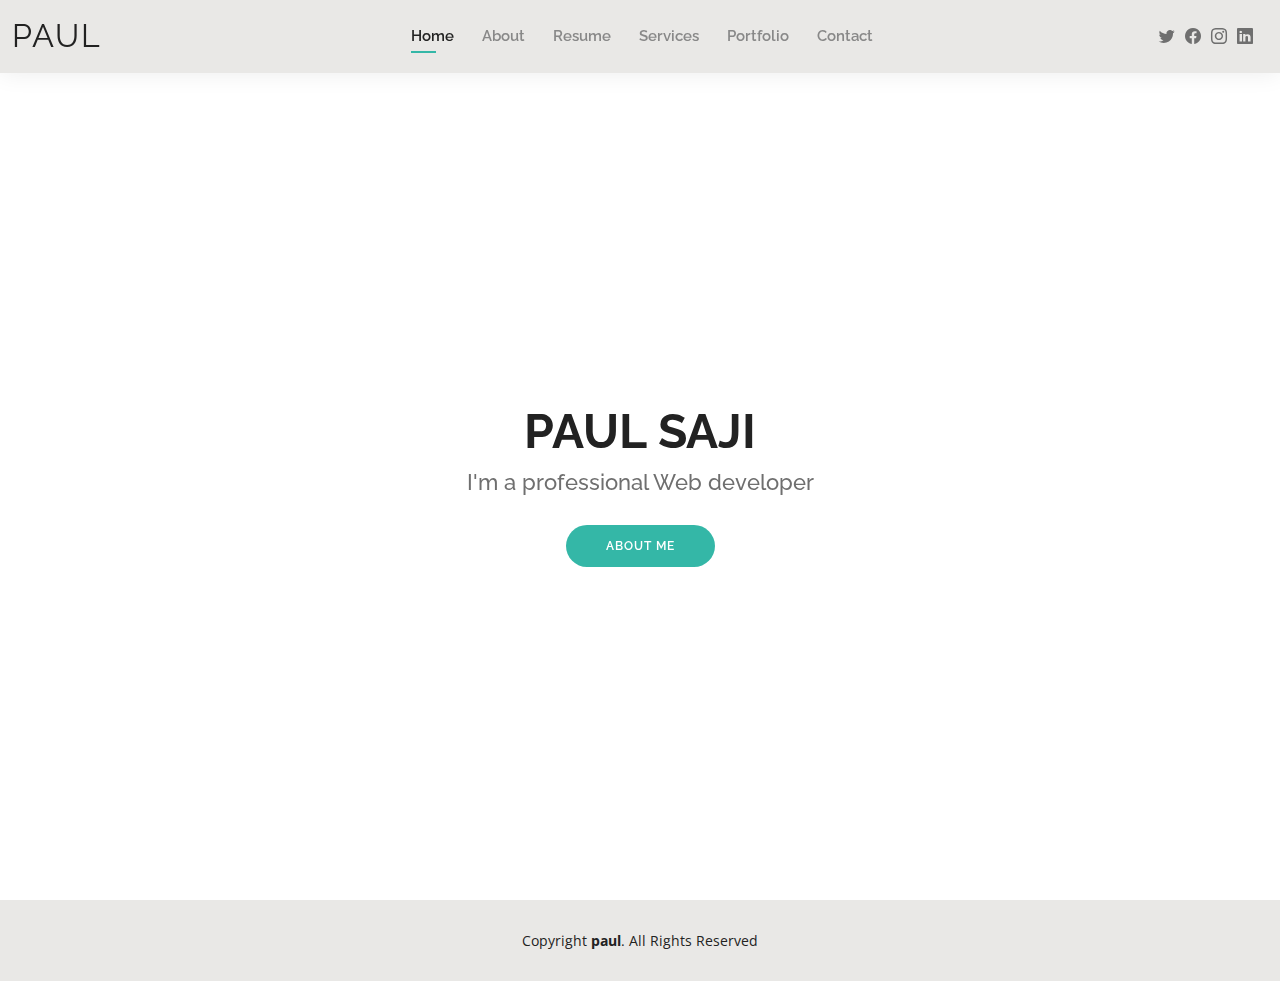
<file: index.html>
<!DOCTYPE html>
<html lang="en">

<head>
  <meta charset="utf-8">
  <meta content="width=device-width, initial-scale=1.0" name="viewport">

  <title>Kelly Bootstrap Template - Index</title>
  <meta content="" name="description">
  <meta content="" name="keywords">

  <!-- Favicons -->
  <link href="assets/img/favicon.png" rel="icon">
  <link href="assets/img/apple-touch-icon.png" rel="apple-touch-icon">

  <!-- Google Fonts -->
  <link href="https://fonts.googleapis.com/css?family=Open+Sans:300,300i,400,400i,600,600i,700,700i|Raleway:300,300i,400,400i,500,500i,600,600i,700,700i|Poppins:300,300i,400,400i,500,500i,600,600i,700,700i" rel="stylesheet">

  <!-- Vendor CSS Files -->
  <link href="assets/vendor/aos/aos.css" rel="stylesheet">
  <link href="assets/vendor/bootstrap/css/bootstrap.min.css" rel="stylesheet">
  <link href="assets/vendor/bootstrap-icons/bootstrap-icons.css" rel="stylesheet">
  <link href="assets/vendor/boxicons/css/boxicons.min.css" rel="stylesheet">
  <link href="assets/vendor/glightbox/css/glightbox.min.css" rel="stylesheet">
  <link href="assets/vendor/swiper/swiper-bundle.min.css" rel="stylesheet">

  <!-- Template Main CSS File -->
  <link href="assets/css/style.css" rel="stylesheet">

  <!-- =======================================================
  * Template Name: Kelly
  * Template URL: https://bootstrapmade.com/kelly-free-bootstrap-cv-resume-html-template/
  * Updated: Mar 17 2024 with Bootstrap v5.3.3
  * Author: BootstrapMade.com
  * License: https://bootstrapmade.com/license/
  ======================================================== -->
</head>

<body>

  <!-- ======= Header ======= -->
  <header id="header" class="fixed-top">
    <div class="container-fluid d-flex justify-content-between align-items-center">

      <h1 class="logo me-auto me-lg-0"><a href="index.html">paul</a></h1>
      <!-- Uncomment below if you prefer to use an image logo -->
      <!-- <a href="index.html" class="logo"><img src="assets/img/logo.png" alt="" class="img-fluid"></a>-->

      <nav id="navbar" class="navbar order-last order-lg-0">
        <ul>
          <li><a class="active" href="index.html">Home</a></li>
          <li><a href="about.html">About</a></li>
          <li><a href="resume.html">Resume</a></li>
          <li><a href="services.html">Services</a></li>
          <li><a href="portfolio.html">Portfolio</a></li>
          <li><a href="contact.html">Contact</a></li>
        </ul>
        <i class="bi bi-list mobile-nav-toggle"></i>
      </nav><!-- .navbar -->

      <div class="header-social-links">
        <a href="#" class="twitter"><i class="bi bi-twitter"></i></a>
        <a href="#" class="facebook"><i class="bi bi-facebook"></i></a>
        <a href="#" class="instagram"><i class="bi bi-instagram"></i></a>
        <a href="#" class="linkedin"><i class="bi bi-linkedin"></i></i></a>
      </div>

    </div>

  </header><!-- End Header -->

  <!-- ======= Hero Section ======= -->
  <section id="hero" class="d-flex align-items-center">
    <div class="container d-flex flex-column align-items-center" data-aos="zoom-in" data-aos-delay="100">
      <h1>PAUL SAJI</h1>
      <h2>I'm a professional Web developer</h2>
      <a href="about.html" class="btn-about">About Me</a>
    </div>
  </section><!-- End Hero -->

  <!-- ======= Footer ======= -->
  <footer id="footer">
    <div class="container">
      <div class="copyright">
         Copyright <strong><span> paul</span></strong>. All Rights Reserved
      </div>
     
    </div>
  </footer><!-- End  Footer -->

  <div id="preloader"></div>
  <a href="#" class="back-to-top d-flex align-items-center justify-content-center"><i class="bi bi-arrow-up-short"></i></a>

  <!-- Vendor JS Files -->
  <script src="assets/vendor/purecounter/purecounter_vanilla.js"></script>
  <script src="assets/vendor/aos/aos.js"></script>
  <script src="assets/vendor/bootstrap/js/bootstrap.bundle.min.js"></script>
  <script src="assets/vendor/glightbox/js/glightbox.min.js"></script>
  <script src="assets/vendor/isotope-layout/isotope.pkgd.min.js"></script>
  <script src="assets/vendor/swiper/swiper-bundle.min.js"></script>
  <script src="assets/vendor/waypoints/noframework.waypoints.js"></script>
  <script src="assets/vendor/php-email-form/validate.js"></script>

  <!-- Template Main JS File -->
  <script src="assets/js/main.js"></script>

</body>

</html>
</file>
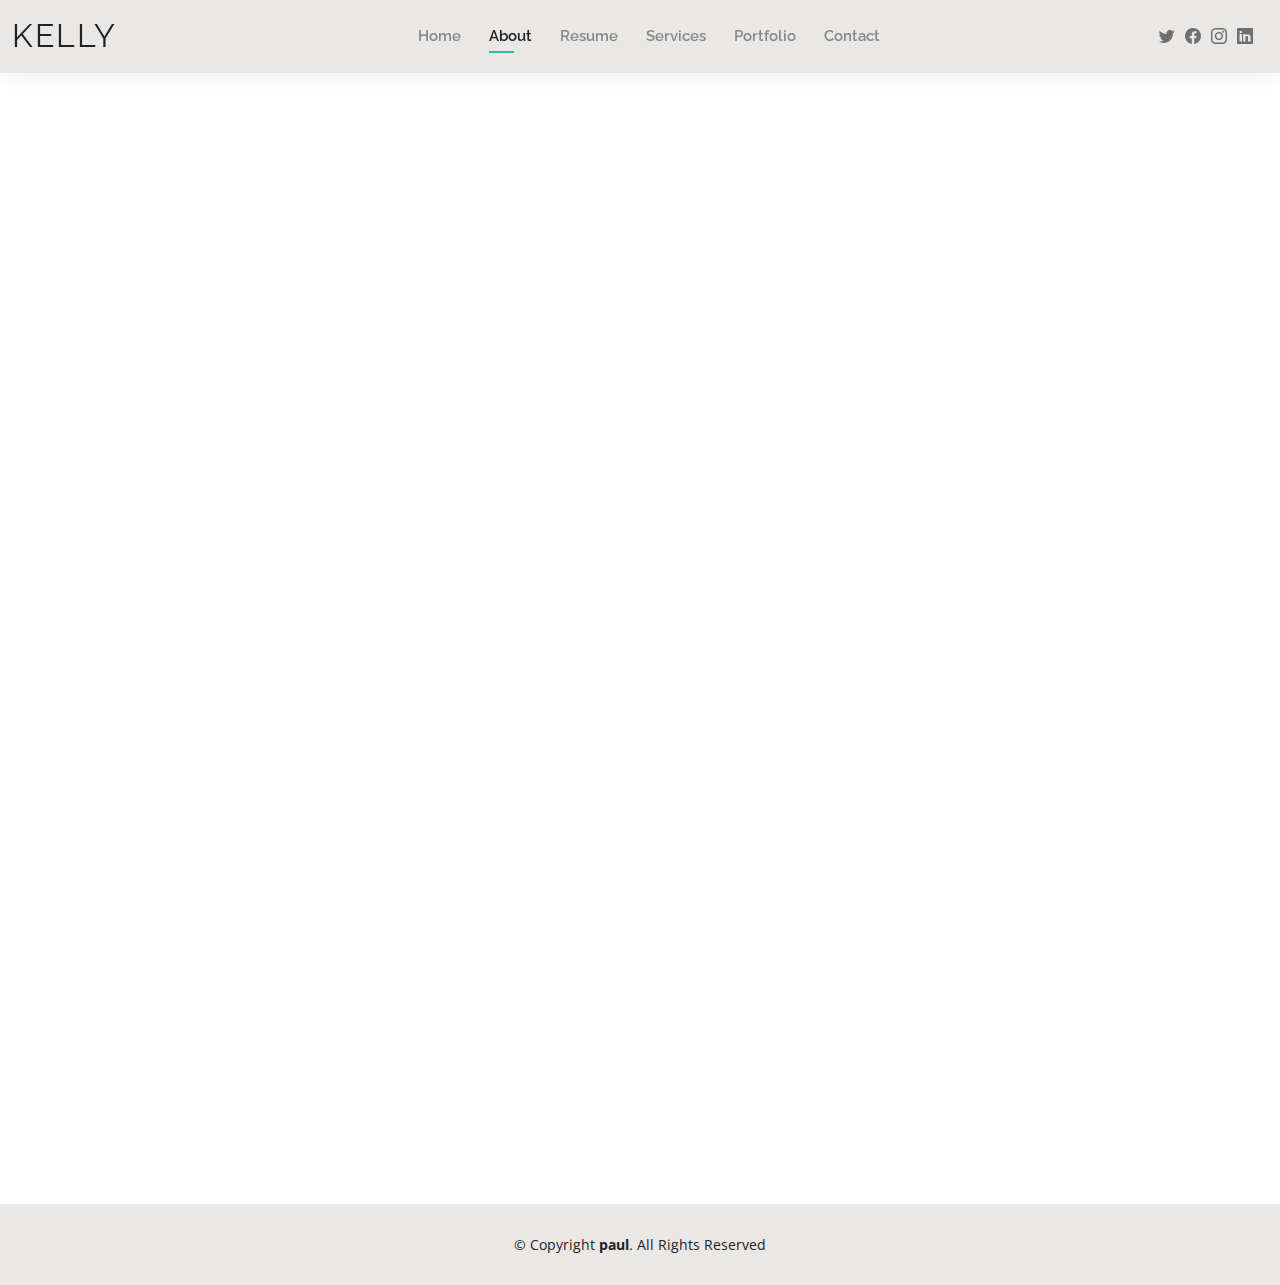
<file: about.html>
<!DOCTYPE html>
<html lang="en">

<head>
  <meta charset="utf-8">assets/
  <meta content="width=device-width, initial-scale=1.0" name="viewport">

  <title>About - Kelly Bootstrap Template</title>
  <meta content="" name="description">
  <meta content="" name="keywords">

  <!-- Favicons -->
  <link href="img/favicon.png" rel="icon">
  <link href="img/apple-touch-icon.png" rel="apple-touch-icon">

  <!-- Google Fonts -->
  <link href="https://fonts.googleapis.com/css?family=Open+Sans:300,300i,400,400i,600,600i,700,700i|Raleway:300,300i,400,400i,500,500i,600,600i,700,700i|Poppins:300,300i,400,400i,500,500i,600,600i,700,700i" rel="stylesheet">

  <!-- Vendor CSS Files -->
  <link href="assets/vendor/aos/aos.css" rel="stylesheet">
  <link href="assets/vendor/bootstrap/css/bootstrap.min.css" rel="stylesheet">
  <link href="assets/vendor/bootstrap-icons/bootstrap-icons.css" rel="stylesheet">
  <link href="assets/vendor/boxicons/css/boxicons.min.css" rel="stylesheet">
  <link href="assets/vendor/glightbox/css/glightbox.min.css" rel="stylesheet">
  <link href="assets/vendor/swiper/swiper-bundle.min.css" rel="stylesheet">

  <!-- Template Main CSS File -->
  <link href="css/style.css" rel="stylesheet">

  <!-- =======================================================
  * Template Name: Kelly
  * Template URL: https://bootstrapmade.com/kelly-free-bootstrap-cv-resume-html-template/
  * Updated: Mar 17 2024 with Bootstrap v5.3.3
  * Author: BootstrapMade.com
  * License: https://bootstrapmade.com/license/
  ======================================================== -->
</head>

<body>

  <!-- ======= Header ======= -->
  <header id="header" class="fixed-top">
    <div class="container-fluid d-flex justify-content-between align-items-center">

      <h1 class="logo me-auto me-lg-0"><a href="index.html">Kelly</a></h1>
      <!-- Uncomment below if you prefer to use an image logo -->
      <!-- <a href="index.html" class="logo"><img src="assets/img/logo.png" alt="" class="img-fluid"></a>-->

      <nav id="navbar" class="navbar order-last order-lg-0">
        <ul>
          <li><a href="index.html">Home</a></li>
          <li><a class="active" href="about.html">About</a></li>
          <li><a href="resume.html">Resume</a></li>
          <li><a href="services.html">Services</a></li>
          <li><a href="portfolio.html">Portfolio</a></li>
          <li><a href="contact.html">Contact</a></li>
        </ul>
        <i class="bi bi-list mobile-nav-toggle"></i>
      </nav><!-- .navbar -->

      <div class="header-social-links">
        <a href="#" class="twitter"><i class="bi bi-twitter"></i></a>
        <a href="#" class="facebook"><i class="bi bi-facebook"></i></a>
        <a href="#" class="instagram"><i class="bi bi-instagram"></i></a>
        <a href="#" class="linkedin"><i class="bi bi-linkedin"></i></i></a>
      </div>

    </div>

  </header><!-- End Header -->

  <main id="main">

    <!-- ======= About Section ======= -->
    <section id="about" class="about">
      <div class="container" data-aos="fade-up">

        <div class="section-title">
          <h2>About</h2>
          <p>"Hello, I'm PAUL SAJI, a passionate student diving into IT field as a Developer , turning my love for coding into creative solutions."


            .</p>
        </div>

        <div class="row">
          <div class="col-lg-4">
            <img src="img\IMG-20240326-WA0092 (1) (1).jpg" class="img-fluid" alt="">
          </div>
          <div class="col-lg-8 pt-4 pt-lg-0 content">
            <h3>Illustrator &amp; FULL STACK DEVELOPER</h3>
            <p class="fst-italic">
              A dedicated full-stack developer on a mission to create innovative web solutions. With a keen eye for detail and a passion for clean, scalable code, I specialize in turning ideas into reality. Let's collaborate and build something amazing together!
            </p>
            <div class="row">
              <div class="col-lg-6">
                <ul>
                  <li><i class="bi bi-rounded-right"></i> <strong>Birthday:</strong> 25 august 2001</li>
                  <li><i class="bi bi-rounded-right"></i> <strong>Website:</strong> www.paulsaji.com</li>
                  <li><i class="bi bi-rounded-right"></i> <strong>Phone:</strong> +919061165390</li>
                  <li><i class="bi bi-rounded-right"></i> <strong>City:</strong> City : kochi, India</li>
                </ul>
              </div>
              <div class="col-lg-6">
                <ul>
                  <li><i class="bi bi-rounded-right"></i> <strong>Age:</strong> 22</li>
                  <li><i class="bi bi-rounded-right"></i> <strong>Degree:</strong> B.tech</li>
                  <li><i class="bi bi-rounded-right"></i> <strong>Email:</strong> paulsaji544@.com</li>
                  <li><i class="bi bi-rounded-right"></i> <strong>Freelance:</strong> Available</li>
                </ul>
              </div>
            </div>
            <p>
              Curious to learn more or collaborate on a project? Don't hesitate to reach out! Let's turn ideas into reality and code into creations.
          </div>
        </div>

      </div>
    </section><!-- End About Section -->

    <!-- ======= Skills Section ======= -->
    <section id="skills" class="skills">
      <div class="container" data-aos="fade-up">

        <div class="section-title">
          <h2>Skills</h2>
          <p>Welcome to my skills section! Below, you'll find a visual representation of my current proficiency levels across various technologies and tools. These progress bars reflect my journey as a budding developer, from mastering the basics to diving deeper into more advanced concepts. Take a look to see where I stand:</p>
        </div>

        <div class="row skills-content">

          <div class="col-lg-6">

            <div class="progress">
              <span class="skill">HTML <i class="val">100%</i></span>
              <div class="progress-bar-wrap">
                <div class="progress-bar" role="progressbar" aria-valuenow="100" aria-valuemin="0" aria-valuemax="100"></div>
              </div>
            </div> 

            <div class="progress">
              <span class="skill">CSS <i class="val">90%</i></span>
              <div class="progress-bar-wrap">
                <div class="progress-bar" role="progressbar" aria-valuenow="90" aria-valuemin="0" aria-valuemax="100"></div>
              </div>
            </div>

            <div class="progress">
              <span class="skill">JavaScript <i class="val">75%</i></span>
              <div class="progress-bar-wrap">
                <div class="progress-bar" role="progressbar" aria-valuenow="75" aria-valuemin="0" aria-valuemax="100"></div>
              </div>
            </div>

          </div>

          <div class="col-lg-6">

            <div class="progress">
              <span class="skill">PHP <i class="val">80%</i></span>
              <div class="progress-bar-wrap">
                <div class="progress-bar" role="progressbar" aria-valuenow="80" aria-valuemin="0" aria-valuemax="100"></div>
              </div>
            </div>

            <div class="progress">
              <span class="skill">PYTHON <i class="val">90%</i></span>
              <div class="progress-bar-wrap">
                <div class="progress-bar" role="progressbar" aria-valuenow="90" aria-valuemin="0" aria-valuemax="100"></div>
              </div>
            </div>

            <div class="progress">
              <span class="skill">BOOTSTRAP <i class="val">55%</i></span>
              <div class="progress-bar-wrap">
                <div class="progress-bar" role="progressbar" aria-valuenow="55" aria-valuemin="0" aria-valuemax="100"></div>
              </div>
            </div>

          </div>

        </div>

      </div>
    </section><!-- End Skills Section -->

    

  <!-- ======= Footer ======= -->
  <footer id="footer">
    <div class="container">
      <div class="copyright">
        &copy; Copyright <strong><span>paul</span></strong>. All Rights Reserved
      </div>
      
    </div>
  </footer><!-- End  Footer -->

  <div id="preloader"></div>
  <a href="#" class="back-to-top d-flex align-items-center justify-content-center"><i class="bi bi-arrow-up-short"></i></a>

  <!-- Vendor JS Files -->
  <script src="assets/vendor/purecounter/purecounter_vanilla.js"></script>
  <script src="assets/vendor/aos/aos.js"></script>
  <script src="assets/vendor/bootstrap/js/bootstrap.bundle.min.js"></script>
  <script src="assets/vendor/isotope-layout/isotope.pkgd.min.js"></script>
  <script src="assets/vendor/swiper/swiper-bundle.min.js"></script>
  <script src="assets/vendor/waypoints/noframework.waypoints.js"></script>
  <script src="assets/vendor/php-email-form/validate.js"></script>

  <!-- Template Main JS File -->
  <script src="/js/main.js"></script>

</body>

</html>
</file>
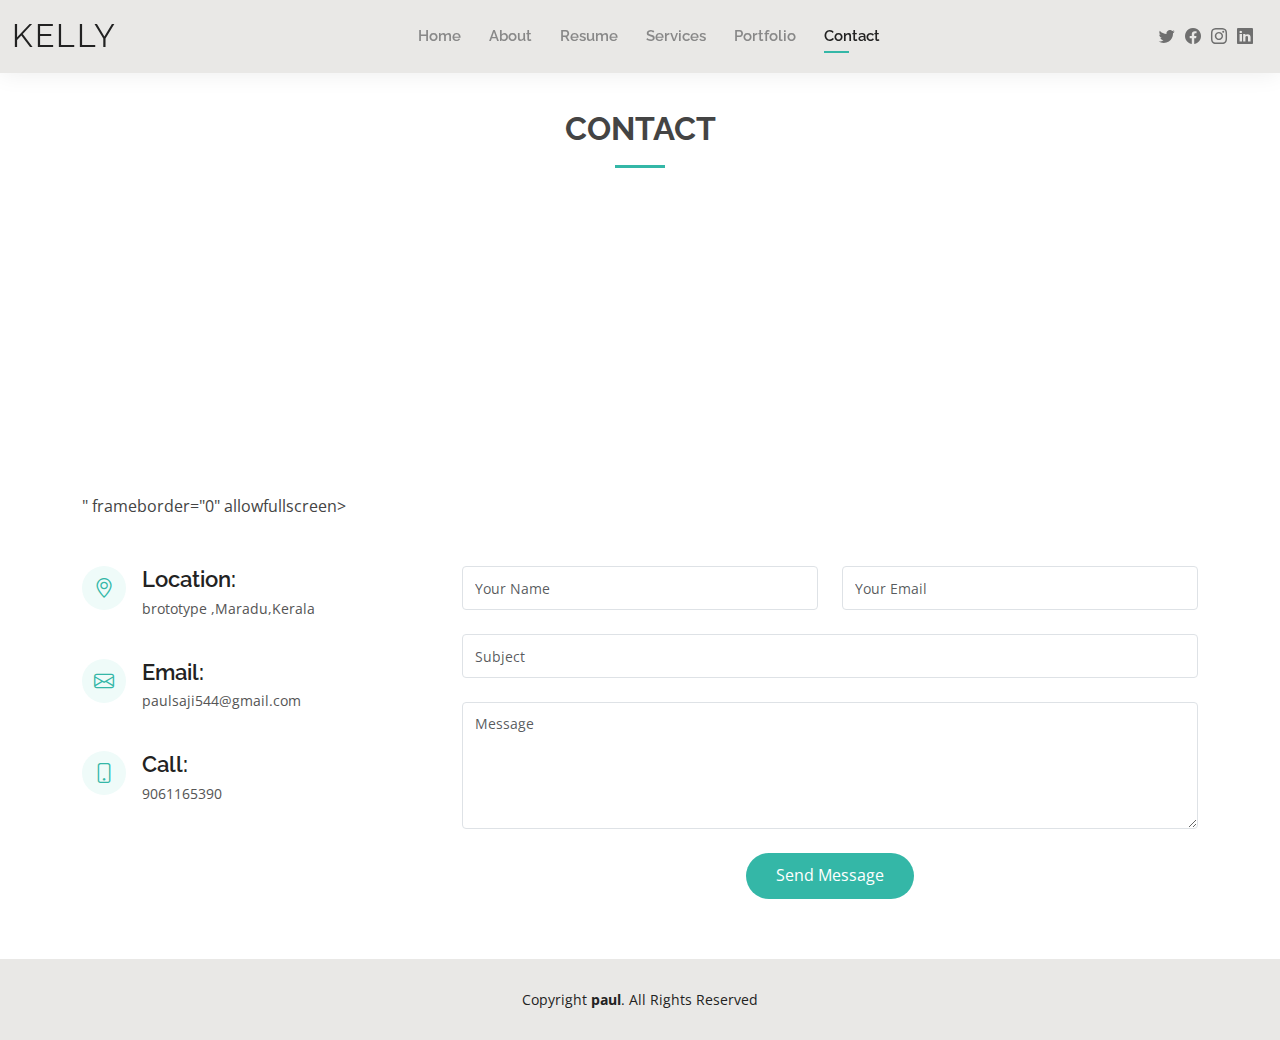
<file: contact.html>
<!DOCTYPE html>
<html lang="en">

<head>
  <meta charset="utf-8">
  <meta content="width=device-width, initial-scale=1.0" name="viewport">

  <title>Contact - Kelly Bootstrap Template</title>
  <meta content="" name="description">
  <meta content="" name="keywords">

  <!-- Favicons -->
  <link href="assets/img/favicon.png" rel="icon">
  <link href="assets/img/apple-touch-icon.png" rel="apple-touch-icon">

  <!-- Google Fonts -->
  <link href="https://fonts.googleapis.com/css?family=Open+Sans:300,300i,400,400i,600,600i,700,700i|Raleway:300,300i,400,400i,500,500i,600,600i,700,700i|Poppins:300,300i,400,400i,500,500i,600,600i,700,700i" rel="stylesheet">

  <!-- Vendor CSS Files -->
  <link href="assets/vendor/aos/aos.css" rel="stylesheet">
  <link href="assets/vendor/bootstrap/css/bootstrap.min.css" rel="stylesheet">
  <link href="assets/vendor/bootstrap-icons/bootstrap-icons.css" rel="stylesheet">
  <link href="assets/vendor/boxicons/css/boxicons.min.css" rel="stylesheet">
  <link href="assets/vendor/glightbox/css/glightbox.min.css" rel="stylesheet">
  <link href="assets/vendor/swiper/swiper-bundle.min.css" rel="stylesheet">

  <!-- Template Main CSS File -->
  <link href="assets/css/style.css" rel="stylesheet">

  <!-- =======================================================
  * Template Name: Kelly
  * Template URL: https://bootstrapmade.com/kelly-free-bootstrap-cv-resume-html-template/
  * Updated: Mar 17 2024 with Bootstrap v5.3.3
  * Author: BootstrapMade.com
  * License: https://bootstrapmade.com/license/
  ======================================================== -->
</head>

<body>

  <!-- ======= Header ======= -->
  <header id="header" class="fixed-top">
    <div class="container-fluid d-flex justify-content-between align-items-center">

      <h1 class="logo me-auto me-lg-0"><a href="index.html">Kelly</a></h1>
      <!-- Uncomment below if you prefer to use an image logo -->
      <!-- <a href="index.html" class="logo"><img src="assets/img/logo.png" alt="" class="img-fluid"></a>-->

      <nav id="navbar" class="navbar order-last order-lg-0">
        <ul>
          <li><a href="index.html">Home</a></li>
          <li><a href="about.html">About</a></li>
          <li><a href="resume.html">Resume</a></li>
          <li><a href="services.html">Services</a></li>
          <li><a href="portfolio.html">Portfolio</a></li>
          <li><a class="active" href="contact.html">Contact</a></li>
        </ul>
        <i class="bi bi-list mobile-nav-toggle"></i>
      </nav><!-- .navbar -->

      <div class="header-social-links">
        <a href="#" class="twitter"><i class="bi bi-twitter"></i></a>
        <a href="#" class="facebook"><i class="bi bi-facebook"></i></a>
        <a href="#" class="instagram"><i class="bi bi-instagram"></i></a>
        <a href="#" class="linkedin"><i class="bi bi-linkedin"></i></i></a>
      </div>

    </div>

  </header><!-- End Header -->

  <main id="main">

    <!-- ======= Contact Section ======= -->
    <section id="contact" class="contact">
      <div class="container" data-aos="fade-up">

        <div class="section-title">
          <h2>Contact</h2>
          <p></p>
        </div>

        <div>
          <iframe style="border:0; width: 100%; height: 270px;" src="https://www.google.com/maps/embed?pb=!1m18!1m12!1m3!1d31439.78593154004!2d76.30145774301327!3d9.93618432060713!2m3!1f0!2f0!3f0!3m2!1i1024!2i768!4f13.1!3m3!1m2!1s0x3b08730f810fd53d%3A0xacae3aa002984036!2sMaradu%2C%20Ernakulam%2C%20Kochi%2C%20Kerala!5e0!3m2!1sen!2sin!4v1712224929640!5m2!1sen!2sin" width="600" height="450" style="border:0;" allowfullscreen="" loading="lazy" referrerpolicy="no-referrer-when-downgrade"></iframe>" frameborder="0" allowfullscreen></iframe>
        </div>

        <div class="row mt-5">

          <div class="col-lg-4">
            <div class="info">
              <div class="address">
                <i class="bi bi-geo-alt"></i>
                <h4>Location:</h4>
                <p>brototype ,Maradu,Kerala</p>
              </div>

              <div class="email">
                <i class="bi bi-envelope"></i>
                <h4>Email:</h4>
                <p>paulsaji544@gmail.com</p>
              </div>

              <div class="phone">
                <i class="bi bi-phone"></i>
                <h4>Call:</h4>
                <p>9061165390</p>
              </div>

            </div>

          </div>

          <div class="col-lg-8 mt-5 mt-lg-0">

            <form action="forms/contact.php" method="post" role="form" class="php-email-form">
              <div class="row">
                <div class="col-md-6 form-group">
                  <input type="text" name="name" class="form-control" id="name" placeholder="Your Name" required>
                </div> 
                <div class="col-md-6 form-group mt-3 mt-md-0">
                  <input type="email" class="form-control" name="email" id="email" placeholder="Your Email" required>
                </div>
              </div>
              <div class="form-group mt-3">
                <input type="text" class="form-control" name="subject" id="subject" placeholder="Subject" required>
              </div>
              <div class="form-group mt-3">
                <textarea class="form-control" name="message" rows="5" placeholder="Message" required></textarea>
              </div>
              <div class="my-3">
                <div class="loading">Loading</div>
                <div class="error-message"></div>
                <div class="sent-message">Your message has been sent. Thank you!</div>
              </div>
              <div class="text-center"><button type="submit">Send Message</button></div>
            </form>

          </div>

        </div>

      </div>
    </section><!-- End Contact Section -->

  </main><!-- End #main -->

  <!-- ======= Footer ======= -->
  <footer id="footer">
    <div class="container">
      <div class="copyright">
        Copyright <strong><span>paul</span></strong>. All Rights Reserved
      </div>
      
        <!-- All the links in the footer should remain intact. -->
        <!-- You can delete the links only if you purchased the pro version. -->
        <!-- Licensing information: https://bootstrapmade.com/license/ -->
        <!-- Purchase the pro version with working PHP/AJAX contact form: https://bootstrapmade.com/kelly-free-bootstrap-cv-resume-html-template/ -->
       
    </div>
  </footer><!-- End  Footer -->

  <div id="preloader"></div>
  <a href="#" class="back-to-top d-flex align-items-center justify-content-center"><i class="bi bi-arrow-up-short"></i></a>

  <!-- Vendor JS Files -->
  <script src="assets/vendor/purecounter/purecounter_vanilla.js"></script>
  <script src="assets/vendor/aos/aos.js"></script>
  <script src="assets/vendor/bootstrap/js/bootstrap.bundle.min.js"></script>
  <script src="assets/vendor/glightbox/js/glightbox.min.js"></script>
  <script src="assets/vendor/isotope-layout/isotope.pkgd.min.js"></script>
  <script src="assets/vendor/swiper/swiper-bundle.min.js"></script>
  <script src="assets/vendor/waypoints/noframework.waypoints.js"></script>
  <script src="assets/vendor/php-email-form/validate.js"></script>

  <!-- Template Main JS File -->
  <script src="assets/js/main.js"></script>

</body>

</html>
</file>
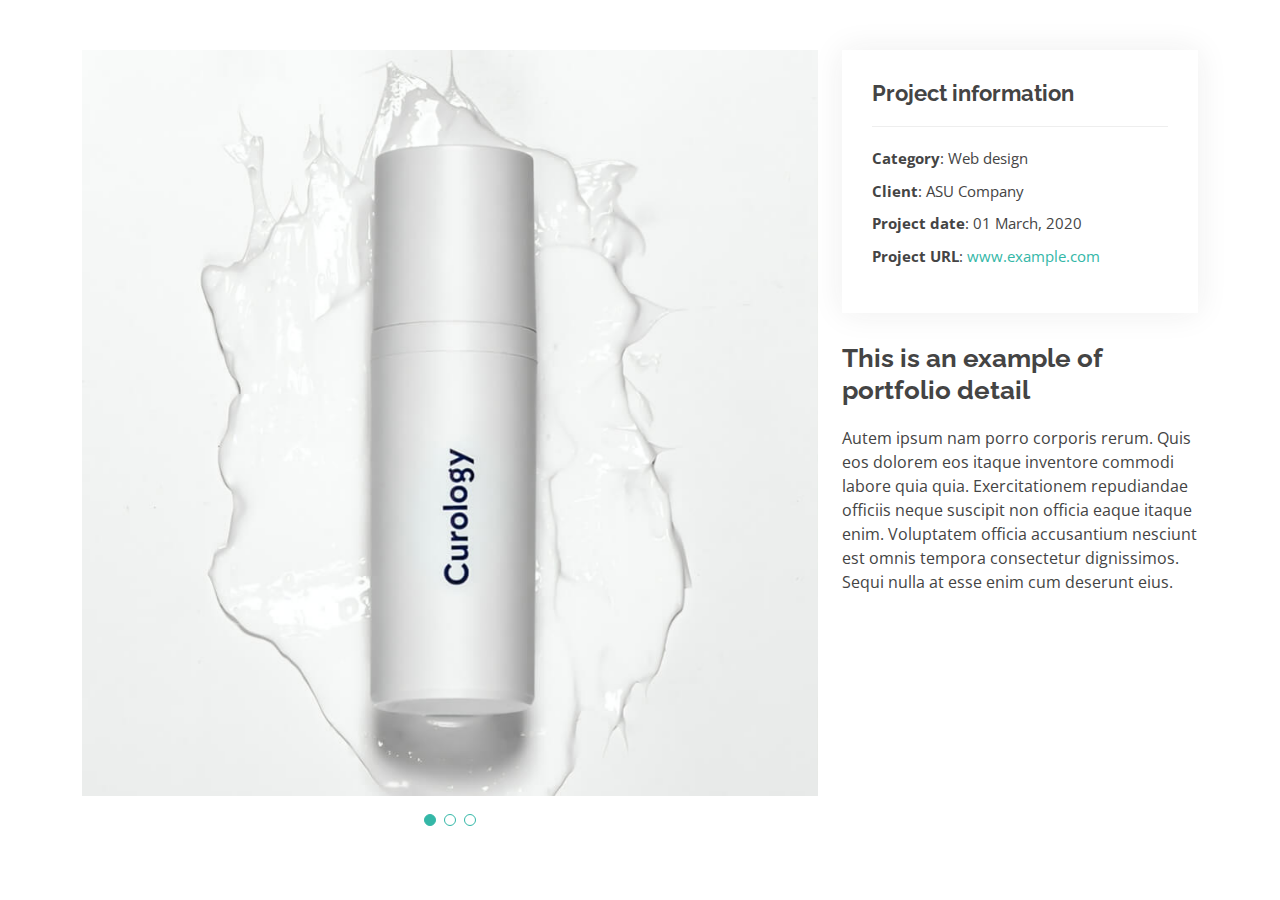
<file: portfolio-details.html>
<!DOCTYPE html>
<html lang="en">

<head>
  <meta charset="utf-8">
  <meta content="width=device-width, initial-scale=1.0" name="viewport">

  <title>Portfolio Details - Kelly Bootstrap Template</title>
  <meta content="" name="description">
  <meta content="" name="keywords">

  <!-- Favicons -->
  <link href="assets/img/favicon.png" rel="icon">
  <link href="assets/img/apple-touch-icon.png" rel="apple-touch-icon">

  <!-- Google Fonts -->
  <link href="https://fonts.googleapis.com/css?family=Open+Sans:300,300i,400,400i,600,600i,700,700i|Raleway:300,300i,400,400i,500,500i,600,600i,700,700i|Poppins:300,300i,400,400i,500,500i,600,600i,700,700i" rel="stylesheet">

  <!-- Vendor CSS Files -->
  <link href="assets/vendor/aos/aos.css" rel="stylesheet">
  <link href="assets/vendor/bootstrap/css/bootstrap.min.css" rel="stylesheet">
  <link href="assets/vendor/bootstrap-icons/bootstrap-icons.css" rel="stylesheet">
  <link href="assets/vendor/boxicons/css/boxicons.min.css" rel="stylesheet">
  <link href="assets/vendor/glightbox/css/glightbox.min.css" rel="stylesheet">
  <link href="assets/vendor/swiper/swiper-bundle.min.css" rel="stylesheet">

  <!-- Template Main CSS File -->
  <link href="assets/css/style.css" rel="stylesheet">

  <!-- =======================================================
  * Template Name: Kelly
  * Template URL: https://bootstrapmade.com/kelly-free-bootstrap-cv-resume-html-template/
  * Updated: Mar 17 2024 with Bootstrap v5.3.3
  * Author: BootstrapMade.com
  * License: https://bootstrapmade.com/license/
  ======================================================== -->
</head>

<body>

  <main id="main">

    <!-- ======= Portfolio Details Section ======= -->
    <section id="portfolio-details" class="portfolio-details">
      <div class="container">

        <div class="row gy-4">

          <div class="col-lg-8">
            <div class="portfolio-details-slider swiper">
              <div class="swiper-wrapper align-items-center">

                <div class="swiper-slide">
                  <img src="assets/img/portfolio/portfolio-1.jpg" alt="">
                </div>

                <div class="swiper-slide">
                  <img src="assets/img/portfolio/portfolio-2.jpg" alt="">
                </div>

                <div class="swiper-slide">
                  <img src="assets/img/portfolio/portfolio-3.jpg" alt="">
                </div>

              </div>
              <div class="swiper-pagination"></div>
            </div>
          </div>

          <div class="col-lg-4">
            <div class="portfolio-info">
              <h3>Project information</h3>
              <ul>
                <li><strong>Category</strong>: Web design</li>
                <li><strong>Client</strong>: ASU Company</li>
                <li><strong>Project date</strong>: 01 March, 2020</li>
                <li><strong>Project URL</strong>: <a href="#">www.example.com</a></li>
              </ul>
            </div>
            <div class="portfolio-description">
              <h2>This is an example of portfolio detail</h2>
              <p>
                Autem ipsum nam porro corporis rerum. Quis eos dolorem eos itaque inventore commodi labore quia quia. Exercitationem repudiandae officiis neque suscipit non officia eaque itaque enim. Voluptatem officia accusantium nesciunt est omnis tempora consectetur dignissimos. Sequi nulla at esse enim cum deserunt eius.
              </p>
            </div>
          </div>

        </div>

      </div>
    </section><!-- End Portfolio Details Section -->

  </main><!-- End #main -->

  <div id="preloader"></div>
  <a href="#" class="back-to-top d-flex align-items-center justify-content-center"><i class="bi bi-arrow-up-short"></i></a>

  <!-- Vendor JS Files -->
  <script src="assets/vendor/purecounter/purecounter_vanilla.js"></script>
  <script src="assets/vendor/aos/aos.js"></script>
  <script src="assets/vendor/bootstrap/js/bootstrap.bundle.min.js"></script>
  <script src="assets/vendor/glightbox/js/glightbox.min.js"></script>
  <script src="assets/vendor/isotope-layout/isotope.pkgd.min.js"></script>
  <script src="assets/vendor/swiper/swiper-bundle.min.js"></script>
  <script src="assets/vendor/waypoints/noframework.waypoints.js"></script>
  <script src="assets/vendor/php-email-form/validate.js"></script>

  <!-- Template Main JS File -->
  <script src="assets/js/main.js"></script>

</body>

</html>
</file>
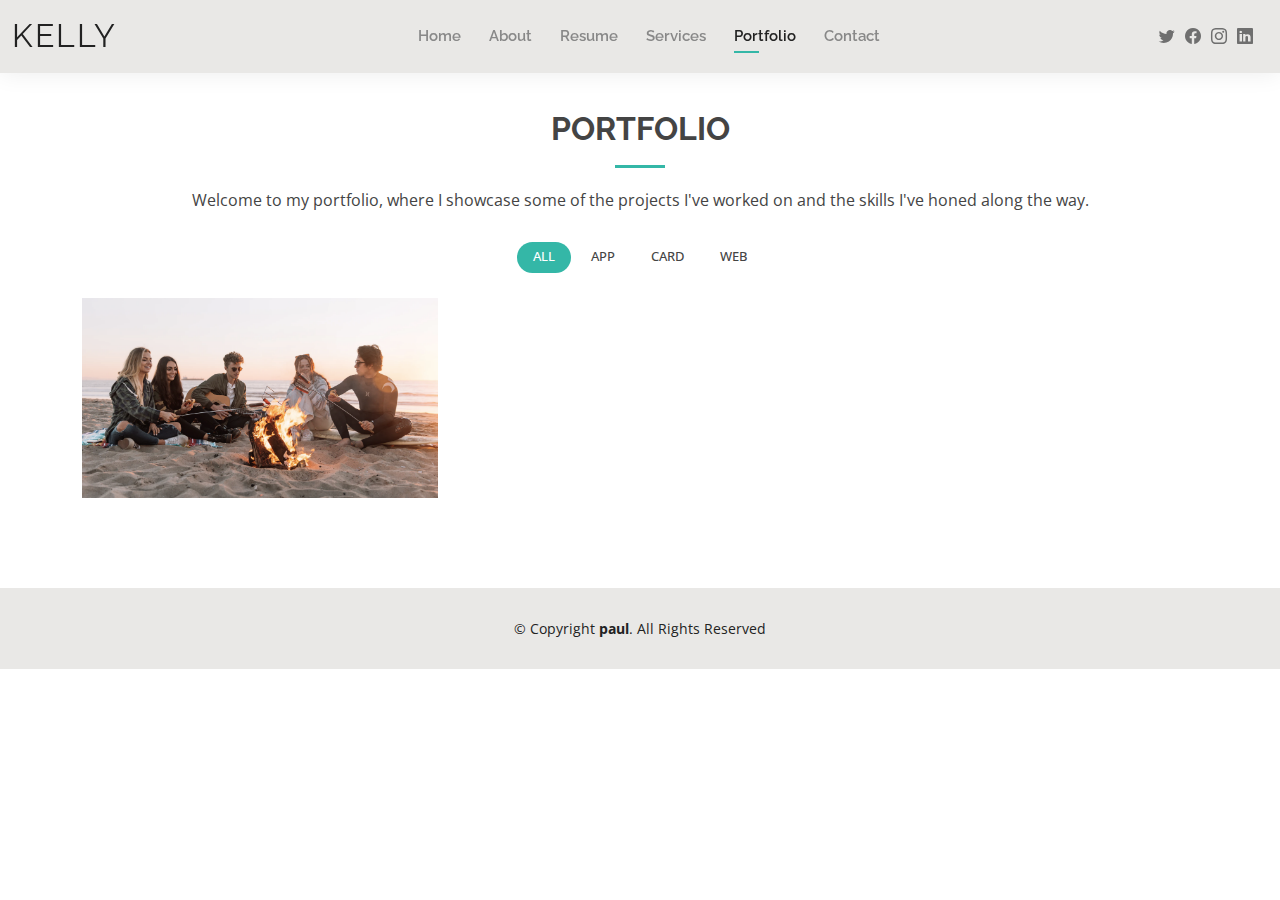
<file: portfolio.html>
<!DOCTYPE html>
<html lang="en">

<head>
  <meta charset="utf-8">
  <meta content="width=device-width, initial-scale=1.0" name="viewport">

  <title>Portfolio - Kelly Bootstrap Template</title>
  <meta content="" name="description">
  <meta content="" name="keywords">

  <!-- Favicons -->
  <link href="assets/img/favicon.png" rel="icon">
  <link href="assets/img/apple-touch-icon.png" rel="apple-touch-icon">

  <!-- Google Fonts -->
  <link href="https://fonts.googleapis.com/css?family=Open+Sans:300,300i,400,400i,600,600i,700,700i|Raleway:300,300i,400,400i,500,500i,600,600i,700,700i|Poppins:300,300i,400,400i,500,500i,600,600i,700,700i" rel="stylesheet">

  <!-- Vendor CSS Files -->
  <link href="assets/vendor/aos/aos.css" rel="stylesheet">
  <link href="assets/vendor/bootstrap/css/bootstrap.min.css" rel="stylesheet">
  <link href="assets/vendor/bootstrap-icons/bootstrap-icons.css" rel="stylesheet">
  <link href="assets/vendor/boxicons/css/boxicons.min.css" rel="stylesheet">
  <link href="assets/vendor/glightbox/css/glightbox.min.css" rel="stylesheet">
  <link href="assets/vendor/swiper/swiper-bundle.min.css" rel="stylesheet">

  <!-- Template Main CSS File -->
  <link href="assets/css/style.css" rel="stylesheet">

  <!-- =======================================================
  * Template Name: Kelly
  * Template URL: https://bootstrapmade.com/kelly-free-bootstrap-cv-resume-html-template/
  * Updated: Mar 17 2024 with Bootstrap v5.3.3
  * Author: BootstrapMade.com
  * License: https://bootstrapmade.com/license/
  ======================================================== -->
</head>

<body>

  <!-- ======= Header ======= -->
  <header id="header" class="fixed-top">
    <div class="container-fluid d-flex justify-content-between align-items-center">

      <h1 class="logo me-auto me-lg-0"><a href="index.html">Kelly</a></h1>
      <!-- Uncomment below if you prefer to use an image logo -->
      <!-- <a href="index.html" class="logo"><img src="assets/img/logo.png" alt="" class="img-fluid"></a>-->

      <nav id="navbar" class="navbar order-last order-lg-0">
        <ul>
          <li><a href="index.html">Home</a></li>
          <li><a href="about.html">About</a></li>
          <li><a href="resume.html">Resume</a></li>
          <li><a href="services.html">Services</a></li>
          <li><a class="active" href="portfolio.html">Portfolio</a></li>
          <li><a href="contact.html">Contact</a></li>
        </ul>
        <i class="bi bi-list mobile-nav-toggle"></i>
      </nav><!-- .navbar -->

      <div class="header-social-links">
        <a href="#" class="twitter"><i class="bi bi-twitter"></i></a>
        <a href="#" class="facebook"><i class="bi bi-facebook"></i></a>
        <a href="#" class="instagram"><i class="bi bi-instagram"></i></a>
        <a href="#" class="linkedin"><i class="bi bi-linkedin"></i></i></a>
      </div>

    </div>

  </header><!-- End Header -->

  <main id="main">

    <!-- ======= Portfolio Section ======= -->
    <section id="portfolio" class="portfolio">
      <div class="container" data-aos="fade-up">

        <div class="section-title">
          <h2>Portfolio</h2>
          <p>Welcome to my portfolio, where I showcase some of the projects I've worked on and the skills I've honed along the way.</p>
        </div>

        <div class="row" data-aos="fade-up" data-aos-delay="100">
          <div class="col-lg-12   d-flex justify-content-center">
            <ul id="portfolio-flters">
              <li data-filter="*" class="filter-active">All</li>
              <li data-filter=".filter-app">App</li>
              <li data-filter=".filter-card">Card</li>
              <li data-filter=".filter-web">Web</li>
            </ul>
          </div>
        </div>

        <div class="row portfolio-container" data-aos="fade-up" data-aos-delay="200">

          <div class="col-lg-4 col-md-6 portfolio-item filter-app">
            <div class="portfolio-wrap">
              <img src="assets\img\ba.png" class="img-fluid" alt="">
              <div class="portfolio-info">
                <h4>App 1</h4>
                <p>App</p>
                <div class="portfolio-links">
                  
                  <a href="https://paulsaji200.github.io/staybnbsit/" class="portfolio-details-lightbox" data-glightbox="type: external" title="Portfolio Details"><i class="bx bx-link"></i></a>
                </div>
              </div>
            </div>
          </div>


        </div>

      </div>
    </section><!-- End Portfolio Section -->

  </main><!-- End #main -->

  <!-- ======= Footer ======= -->
  <footer id="footer">
    <div class="container">
      <div class="copyright">
        &copy; Copyright <strong><span>paul</span></strong>. All Rights Reserved
      </div>
     
    </div>
  </footer><!-- End  Footer -->

  <div id="preloader"></div>
  <a href="#" class="back-to-top d-flex align-items-center justify-content-center"><i class="bi bi-arrow-up-short"></i></a>

  <!-- Vendor JS Files -->
  <script src="assets/vendor/purecounter/purecounter_vanilla.js"></script>
  <script src="assets/vendor/aos/aos.js"></script>
  <script src="assets/vendor/bootstrap/js/bootstrap.bundle.min.js"></script>
  <script src="assets/vendor/glightbox/js/glightbox.min.js"></script>
  <script src="assets/vendor/isotope-layout/isotope.pkgd.min.js"></script>
  <script src="assets/vendor/swiper/swiper-bundle.min.js"></script>
  <script src="assets/vendor/waypoints/noframework.waypoints.js"></script>
  <script src="assets/vendor/php-email-form/validate.js"></script>

  <!-- Template Main JS File -->
  <script src="assets/js/main.js"></script>

</body>

</html>
</file>
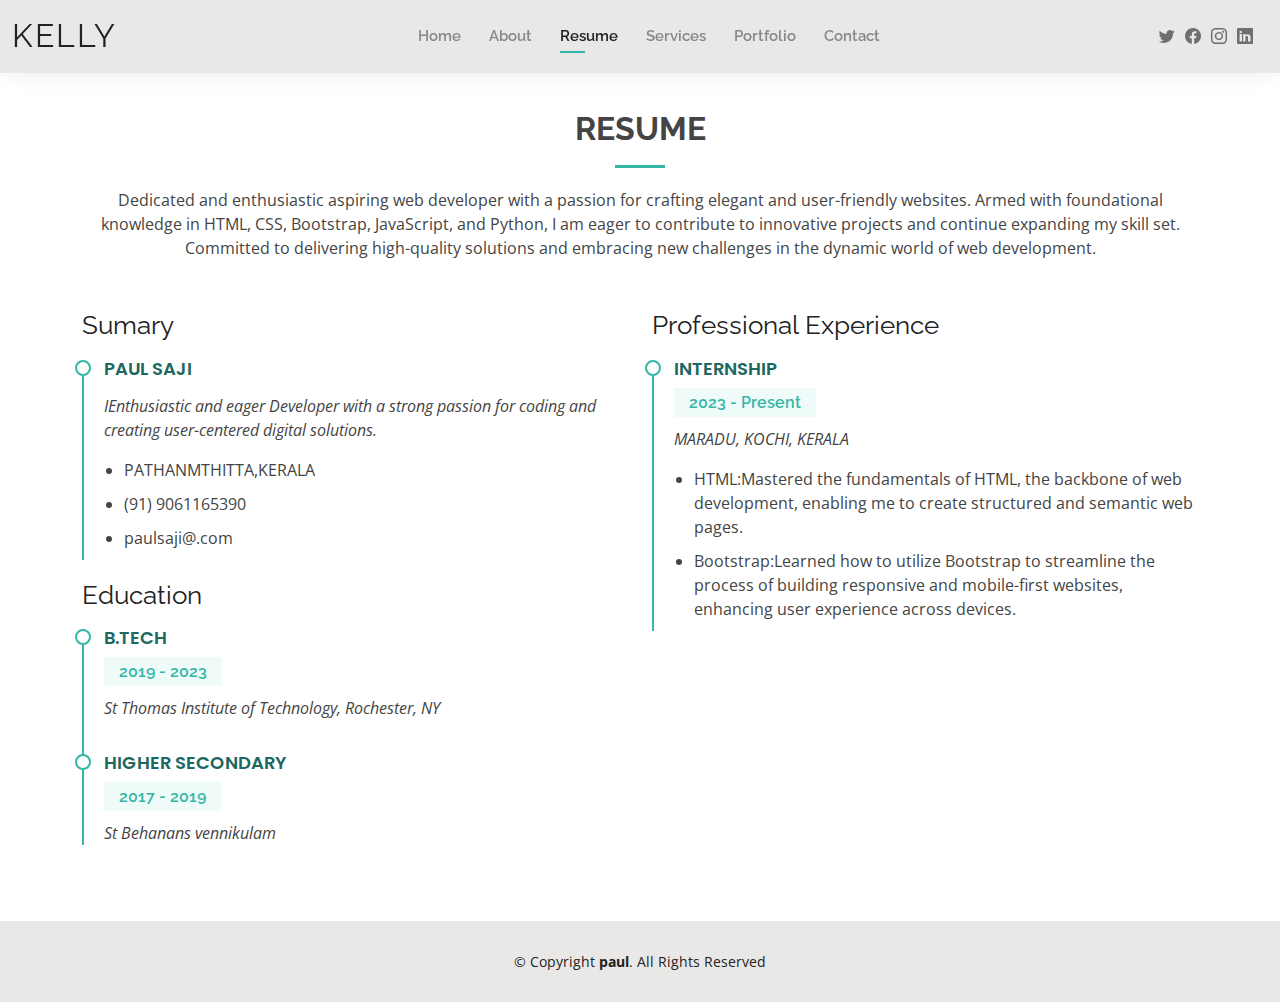
<file: resume.html>
<!DOCTYPE html>
<html lang="en">

<head>
  <meta charset="utf-8">
  <meta content="width=device-width, initial-scale=1.0" name="viewport">

  <title>Resume - Kelly Bootstrap Template</title>
  <meta content="" name="description">
  <meta content="" name="keywords">

  <!-- Favicons -->
  <link href="assets/img/favicon.png" rel="icon">
  <link href="assets/img/apple-touch-icon.png" rel="apple-touch-icon">

  <!-- Google Fonts -->
  <link href="https://fonts.googleapis.com/css?family=Open+Sans:300,300i,400,400i,600,600i,700,700i|Raleway:300,300i,400,400i,500,500i,600,600i,700,700i|Poppins:300,300i,400,400i,500,500i,600,600i,700,700i" rel="stylesheet">

  <!-- Vendor CSS Files -->
  <link href="assets/vendor/aos/aos.css" rel="stylesheet">
  <link href="assets/vendor/bootstrap/css/bootstrap.min.css" rel="stylesheet">
  <link href="assets/vendor/bootstrap-icons/bootstrap-icons.css" rel="stylesheet">
  <link href="assets/vendor/boxicons/css/boxicons.min.css" rel="stylesheet">
  <link href="assets/vendor/glightbox/css/glightbox.min.css" rel="stylesheet">
  <link href="assets/vendor/swiper/swiper-bundle.min.css" rel="stylesheet">

  <!-- Template Main CSS File -->
  <link href="assets/css/style.css" rel="stylesheet">

  <!-- =======================================================
  * Template Name: Kelly
  * Template URL: https://bootstrapmade.com/kelly-free-bootstrap-cv-resume-html-template/
  * Updated: Mar 17 2024 with Bootstrap v5.3.3
  * Author: BootstrapMade.com
  * License: https://bootstrapmade.com/license/
  ======================================================== -->
</head>

<body>

  <!-- ======= Header ======= -->
  <header id="header" class="fixed-top">
    <div class="container-fluid d-flex justify-content-between align-items-center">

      <h1 class="logo me-auto me-lg-0"><a href="index.html">Kelly</a></h1>
      <!-- Uncomment below if you prefer to use an image logo -->
      <!-- <a href="index.html" class="logo"><img src="assets/img/logo.png" alt="" class="img-fluid"></a>-->

      <nav id="navbar" class="navbar order-last order-lg-0">
        <ul>
          <li><a href="index.html">Home</a></li>
          <li><a href="about.html">About</a></li>
          <li><a class="active" href="resume.html">Resume</a></li>
          <li><a href="services.html">Services</a></li>
          <li><a href="portfolio.html">Portfolio</a></li>
          <li><a href="contact.html">Contact</a></li>
        </ul>
        <i class="bi bi-list mobile-nav-toggle"></i>
      </nav><!-- .navbar -->

      <div class="header-social-links">
        <a href="#" class="twitter"><i class="bi bi-twitter"></i></a>
        <a href="#" class="facebook"><i class="bi bi-facebook"></i></a>
        <a href="#" class="instagram"><i class="bi bi-instagram"></i></a>
        <a href="#" class="linkedin"><i class="bi bi-linkedin"></i></i></a>
      </div>

    </div>

  </header><!-- End Header -->

  <main id="main">

    <!-- ======= Resume Section ======= -->
    <section id="resume" class="resume">
      <div class="container" data-aos="fade-up">

        <div class="section-title">
          <h2>Resume</h2>
          <p>Dedicated and enthusiastic aspiring web developer with a passion for crafting elegant and user-friendly websites. Armed with foundational knowledge in HTML, CSS, Bootstrap, JavaScript, and Python, I am eager to contribute to innovative projects and continue expanding my skill set. Committed to delivering high-quality solutions and embracing new challenges in the dynamic world of web development.</p>
        </div>

        <div class="row">
          <div class="col-lg-6">
            <h3 class="resume-title">Sumary</h3>
            <div class="resume-item pb-0">
              <h4>PAUL SAJI</h4>
              <p><em>    <p>IEnthusiastic and eager Developer with a strong passion for coding and creating user-centered digital solutions.</em></p>
          
              <ul>
                <li>PATHANMTHITTA,KERALA</li>
                <li>(91) 9061165390</li>
                <li>paulsaji@.com</li>
              </ul>
              </p>
            </div>

            <h3 class="resume-title">Education</h3>
            <div class="resume-item">
              <h4>B.TECH</h4>
              <h5>2019 - 2023</h5>
              <p><em>St Thomas Institute of Technology, Rochester, NY</em></p>
              <p></p>
            </div>
            <div class="resume-item">
              <h4>HIGHER SECONDARY</h4>
              <h5>2017 - 2019</h5>
              <p><em>St Behanans vennikulam</em></p>
                  </div>
          </div>
          <div class="col-lg-6">
            <h3 class="resume-title">Professional Experience</h3>
            <div class="resume-item">
              <h4>INTERNSHIP</h4>
              <h5>2023 - Present</h5>
              <p><em>MARADU, KOCHI, KERALA </em></p>
              <p>
              <ul>
                <li>HTML:Mastered the fundamentals of HTML, the backbone of web development, enabling me to create structured and semantic web pages.</li>
                 <li>Bootstrap:Learned how to utilize Bootstrap to streamline the process of building responsive and mobile-first websites, enhancing user experience across devices.</li>   
              
              </ul>
              </p>
            </div>
            
          </div>
        </div>

      </div>
    </section><!-- End Resume Section -->

  </main><!-- End #main -->

  <!-- ======= Footer ======= -->
  <footer id="footer">
    <div class="container">
      <div class="copyright">
        &copy; Copyright <strong><span>paul</span></strong>. All Rights Reserved
      </div>
     
    </div>
  </footer><!-- End  Footer -->

  <div id="preloader"></div>
  <a href="#" class="back-to-top d-flex align-items-center justify-content-center"><i class="bi bi-arrow-up-short"></i></a>

  <!-- Vendor JS Files -->
  <script src="assets/vendor/purecounter/purecounter_vanilla.js"></script>
  <script src="assets/vendor/aos/aos.js"></script>
  <script src="assets/vendor/bootstrap/js/bootstrap.bundle.min.js"></script>
  <script src="assets/vendor/glightbox/js/glightbox.min.js"></script>
  <script src="assets/vendor/isotope-layout/isotope.pkgd.min.js"></script>
  <script src="assets/vendor/swiper/swiper-bundle.min.js"></script>
  <script src="assets/vendor/waypoints/noframework.waypoints.js"></script>
  <script src="assets/vendor/php-email-form/validate.js"></script>

  <!-- Template Main JS File -->
  <script src="assets/js/main.js"></script>

</body>

</html>
</file>
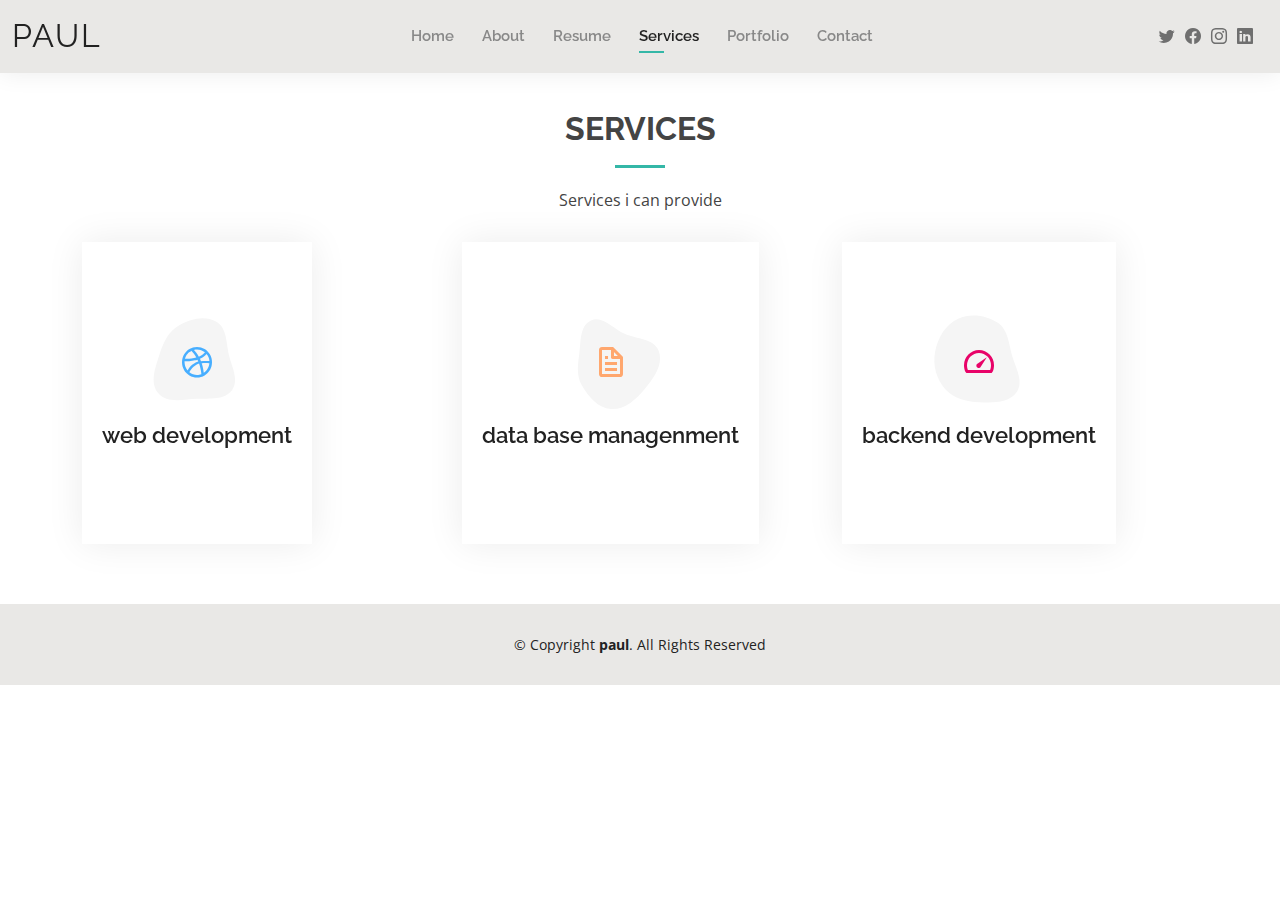
<file: services.html>
<!DOCTYPE html>
<html lang="en">

<head>
  <meta charset="utf-8">
  <meta content="width=device-width, initial-scale=1.0" name="viewport">

  <title>Services - Kelly Bootstrap Template</title>
  <meta content="" name="description">
  <meta content="" name="keywords">

  <!-- Favicons -->
  <link href="assets/img/favicon.png" rel="icon">
  <link href="assets/img/apple-touch-icon.png" rel="apple-touch-icon">

  <!-- Google Fonts -->
  <link href="https://fonts.googleapis.com/css?family=Open+Sans:300,300i,400,400i,600,600i,700,700i|Raleway:300,300i,400,400i,500,500i,600,600i,700,700i|Poppins:300,300i,400,400i,500,500i,600,600i,700,700i" rel="stylesheet">

  <!-- Vendor CSS Files -->
  <link href="assets/vendor/aos/aos.css" rel="stylesheet">
  <link href="assets/vendor/bootstrap/css/bootstrap.min.css" rel="stylesheet">
  <link href="assets/vendor/bootstrap-icons/bootstrap-icons.css" rel="stylesheet">
  <link href="assets/vendor/boxicons/css/boxicons.min.css" rel="stylesheet">
  <link href="assets/vendor/glightbox/css/glightbox.min.css" rel="stylesheet">
  <link href="assets/vendor/swiper/swiper-bundle.min.css" rel="stylesheet">

  <!-- Template Main CSS File -->
  <link href="assets/css/style.css" rel="stylesheet">

  <!-- =======================================================
  * Template Name: Kelly
  * Template URL: https://bootstrapmade.com/kelly-free-bootstrap-cv-resume-html-template/
  * Updated: Mar 17 2024 with Bootstrap v5.3.3
  * Author: BootstrapMade.com
  * License: https://bootstrapmade.com/license/
  ======================================================== -->
</head>

<body>

  <!-- ======= Header ======= -->
  <header id="header" class="fixed-top">
    <div class="container-fluid d-flex justify-content-between align-items-center">

      <h1 class="logo me-auto me-lg-0"><a href="index.html">Paul</a></h1>
      <!-- Uncomment below if you prefer to use an image logo -->
      <!-- <a href="index.html" class="logo"><img src="assets/img/logo.png" alt="" class="img-fluid"></a>-->

      <nav id="navbar" class="navbar order-last order-lg-0">
        <ul>
          <li><a href="index.html">Home</a></li>
          <li><a href="about.html">About</a></li>
          <li><a href="resume.html">Resume</a></li>
          <li><a class="active" href="services.html">Services</a></li>
          <li><a href="portfolio.html">Portfolio</a></li>
          <li><a href="contact.html">Contact</a></li>
        </ul>
        <i class="bi bi-list mobile-nav-toggle"></i>
      </nav><!-- .navbar -->

      <div class="header-social-links">
        <a href="#" class="twitter"><i class="bi bi-twitter"></i></a>
        <a href="#" class="facebook"><i class="bi bi-facebook"></i></a>
        <a href="#" class="instagram"><i class="bi bi-instagram"></i></a>
        <a href="#" class="linkedin"><i class="bi bi-linkedin"></i></i></a>
      </div>

    </div>

  </header><!-- End Header -->

  <main id="main">

    <!-- ======= Services Section ======= -->
    <section id="services" class="services">
      <div class="container" data-aos="fade-up">

        <div class="section-title">
          <h2>Services</h2>
          <p>Services i can provide</p>
        </div>

        <div class="row">
          <div class="col-lg-4 col-md-6 d-flex align-items-stretch" data-aos="zoom-in" data-aos-delay="100">
            <div class="icon-box iconbox-blue">
              <div class="icon">
                <svg width="100" height="100" viewBox="0 0 600 600" xmlns="http://www.w3.org/2000/svg">
                  <path stroke="none" stroke-width="0" fill="#f5f5f5" d="M300,521.0016835830174C376.1290562159157,517.8887921683347,466.0731472004068,529.7835943286574,510.70327084640275,468.03025145048787C554.3714126377745,407.6079735673963,508.03601936045806,328.9844924480964,491.2728898941984,256.3432110539036C474.5976632858925,184.082847569629,479.9380746630129,96.60480741107993,416.23090153303,58.64404602377083C348.86323505073057,18.502131276798302,261.93793281208167,40.57373210992963,193.5410806939664,78.93577620505333C130.42746243093433,114.334589627462,98.30271207620316,179.96522072025542,76.75703585869454,249.04625023123273C51.97151888228291,328.5150500222984,13.704378332031375,421.85034740162234,66.52175969318436,486.19268352777647C119.04800174914682,550.1803526380478,217.28368757567262,524.383925680826,300,521.0016835830174"></path>
                </svg>
                <i class="bx bxl-dribbble"></i>
              </div>
              <h4><a href="">web development</a></h4>
              
            </div>
          </div>

          <div class="col-lg-4 col-md-6 d-flex align-items-stretch mt-4 mt-md-0" data-aos="zoom-in" data-aos-delay="200">
            <div class="icon-box iconbox-orange ">
              <div class="icon">
                <svg width="100" height="100" viewBox="0 0 600 600" xmlns="http://www.w3.org/2000/svg">
                  <path stroke="none" stroke-width="0" fill="#f5f5f5" d="M300,582.0697525312426C382.5290701553225,586.8405444964366,449.9789794690241,525.3245884688669,502.5850820975895,461.55621195738473C556.606425686781,396.0723002908107,615.8543463187945,314.28637112970534,586.6730223649479,234.56875336149918C558.9533121215079,158.8439757836574,454.9685369536778,164.00468322053177,381.49747125262974,130.76875717737553C312.15926192815925,99.40240125094834,248.97055460311594,18.661163978235184,179.8680185752513,50.54337015887873C110.5421016452524,82.52863877960104,119.82277516462835,180.83849132639028,109.12597500060166,256.43424936330496C100.08760227029461,320.3096726198365,92.17705696193138,384.0621239912766,124.79988738764834,439.7174275375508C164.83382741302287,508.01625554203684,220.96474134820875,577.5009287672846,300,582.0697525312426"></path>
                </svg>
                <i class="bx bx-file"></i>
              </div>
              <h4><a href="">data base managenment</a></h4>
              
            </div>
          </div>

          <div class="col-lg-4 col-md-6 d-flex align-items-stretch mt-4 mt-lg-0" data-aos="zoom-in" data-aos-delay="300">
            <div class="icon-box iconbox-pink">
              <div class="icon">
                <svg width="100" height="100" viewBox="0 0 600 600" xmlns="http://www.w3.org/2000/svg">
                  <path stroke="none" stroke-width="0" fill="#f5f5f5" d="M300,541.5067337569781C382.14930387511276,545.0595476570109,479.8736841581634,548.3450877840088,526.4010558755058,480.5488172755941C571.5218469581645,414.80211281144784,517.5187510058486,332.0715597781072,496.52539010469104,255.14436215662573C477.37192572678356,184.95920475031193,473.57363656557914,105.61284051026155,413.0603344069578,65.22779650032875C343.27470386102294,18.654635553484475,251.2091493199835,5.337323636656869,175.0934190732945,40.62881213300186C97.87086631185822,76.43348514350839,51.98124368387456,156.15599469081315,36.44837278890362,239.84606092416172C21.716077023791087,319.22268207091537,43.775223500013084,401.1760424656574,96.891909868211,461.97329694683043C147.22146801428983,519.5804099606455,223.5754009179313,538.201503339737,300,541.5067337569781"></path>
                </svg>
                <i class="bx bx-tachometer"></i>
              </div>
              <h4><a href="">backend development</a></h4>
              
            </div>
          </div>


        </div>

      </div>
    </section><!-- End Services Section -->

  </main><!-- End #main -->

  <!-- ======= Footer ======= -->
  <footer id="footer">
    <div class="container">
      <div class="copyright">
        &copy; Copyright <strong><span>paul</span></strong>. All Rights Reserved
      </div>
      
    </div>
  </footer><!-- End  Footer -->

  <div id="preloader"></div>
  <a href="#" class="back-to-top d-flex align-items-center justify-content-center"><i class="bi bi-arrow-up-short"></i></a>

  <!-- Vendor JS Files -->
  <script src="assets/vendor/purecounter/purecounter_vanilla.js"></script>
  <script src="assets/vendor/aos/aos.js"></script>
  <script src="assets/vendor/bootstrap/js/bootstrap.bundle.min.js"></script>
  <script src="assets/vendor/glightbox/js/glightbox.min.js"></script>
  <script src="assets/vendor/isotope-layout/isotope.pkgd.min.js"></script>
  <script src="assets/vendor/swiper/swiper-bundle.min.js"></script>
  <script src="assets/vendor/waypoints/noframework.waypoints.js"></script>
  <script src="assets/vendor/php-email-form/validate.js"></script>

  <!-- Template Main JS File -->
  <script src="assets/js/main.js"></script>

</body>

</html>
</file>
<file: assets/css/style.css>
/**
* Template Name: Kelly
* Template URL: https://bootstrapmade.com/kelly-free-bootstrap-cv-resume-html-template/
* Updated: Mar 17 2024 with Bootstrap v5.3.3
* Author: BootstrapMade.com
* License: https://bootstrapmade.com/license/
*/

/*--------------------------------------------------------------
# General
--------------------------------------------------------------*/
body {
  font-family: "Open Sans", sans-serif;
  color: #444444;
}

a {
  color: #34b7a7;
  text-decoration: none;
}

a:hover {
  color: #51cdbe;
  text-decoration: none;
}

h1,
h2,
h3,
h4,
h5,
h6 {
  font-family: "Raleway", sans-serif;
}

#main {
  margin-top: 50px;
}

@media (max-width: 992px) {
  #main {
    margin-top: 30px;
  }
}

/*--------------------------------------------------------------
# Preloader
--------------------------------------------------------------*/
#preloader {
  position: fixed;
  top: 0;
  left: 0;
  right: 0;
  bottom: 0;
  z-index: 9999;
  overflow: hidden;
  background: #fff;
}

#preloader:before {
  content: "";
  position: fixed;
  top: calc(50% - 30px);
  left: calc(50% - 30px);
  border: 6px solid #34b7a7;
  border-top-color: #dcf5f2;
  border-radius: 50%;
  width: 60px;
  height: 60px;
  animation: animate-preloader 1s linear infinite;
}

@keyframes animate-preloader {
  0% {
    transform: rotate(0deg);
  }

  100% {
    transform: rotate(360deg);
  }
}

/*--------------------------------------------------------------
# Back to top button
--------------------------------------------------------------*/
.back-to-top {
  position: fixed;
  visibility: hidden;
  opacity: 0;
  right: 15px;
  bottom: 15px;
  z-index: 996;
  background: #34b7a7;
  width: 40px;
  height: 40px;
  border-radius: 50px;
  transition: all 0.4s;
}

.back-to-top i {
  font-size: 24px;
  color: #fff;
  line-height: 0;
}

.back-to-top:hover {
  background: #49cbbb;
  color: #fff;
}

.back-to-top.active {
  visibility: visible;
  opacity: 1;
}

/*--------------------------------------------------------------
# Header
--------------------------------------------------------------*/
#header {
  background: #e9e8e6;
  box-shadow: 0px 0px 25px 0 rgba(0, 0, 0, 0.08);
  z-index: 997;
  padding: 15px 0;
}

#header .logo {
  font-size: 32px;
  margin: 0;
  padding: 0;
  line-height: 1;
  font-weight: 400;
  letter-spacing: 2px;
  text-transform: uppercase;
}

#header .logo a {
  color: #222222;
}

#header .logo img {
  max-height: 40px;
}

@media (max-width: 992px) {
  #header .logo {
    font-size: 28px;
  }
}

/*--------------------------------------------------------------
# Header Social Links
--------------------------------------------------------------*/
.header-social-links {
  padding-right: 15px;
}

.header-social-links a {
  color: #6f6f6f;
  padding-left: 6px;
  display: inline-block;
  line-height: 0px;
  transition: 0.3s;
  font-size: 16px;
}

.header-social-links a:hover {
  color: #34b7a7;
}

/*--------------------------------------------------------------
# Navigation Menu
--------------------------------------------------------------*/
/**
* Desktop Navigation 
*/
.navbar {
  padding: 0;
}

.navbar ul {
  margin: 0;
  padding: 0;
  display: flex;
  list-style: none;
  align-items: center;
}

.navbar li {
  position: relative;
  padding: 10px 0 10px 28px;
}

.navbar a,
.navbar a:focus {
  display: flex;
  align-items: center;
  justify-content: space-between;
  font-family: "Raleway", sans-serif;
  font-size: 15px;
  font-weight: 600;
  color: #888888;
  white-space: nowrap;
  transition: 0.3s;
  position: relative;
}

.navbar a i,
.navbar a:focus i {
  font-size: 12px;
  line-height: 0;
  margin-left: 5px;
}

.navbar > ul > li > a:before {
  content: "";
  position: absolute;
  width: 0;
  height: 2px;
  bottom: -5px;
  left: 0;
  background-color: #34b7a7;
  visibility: hidden;
  width: 0px;
  transition: all 0.3s ease-in-out 0s;
}

.navbar a:hover:before,
.navbar li:hover > a:before,
.navbar .active:before {
  visibility: visible;
  width: 25px;
}

.navbar a:hover,
.navbar .active,
.navbar .active:focus,
.navbar li:hover > a {
  color: #222222;
}

.navbar .dropdown ul {
  display: block;
  position: absolute;
  left: 14px;
  top: calc(100% + 30px);
  margin: 0;
  padding: 10px 0;
  z-index: 99;
  opacity: 0;
  visibility: hidden;
  background: #fff;
  box-shadow: 0px 0px 30px rgba(127, 137, 161, 0.25);
  transition: 0.3s;
  border-radius: 4px;
}

.navbar .dropdown ul li {
  min-width: 200px;
  padding: 0;
}

.navbar .dropdown ul a {
  padding: 10px 20px;
  font-size: 15px;
  text-transform: none;
  font-weight: 600;
}

.navbar .dropdown ul a i {
  font-size: 12px;
}

.navbar .dropdown ul a:hover,
.navbar .dropdown ul .active:hover,
.navbar .dropdown ul li:hover > a {
  color: #34b7a7;
}

.navbar .dropdown:hover > ul {
  opacity: 1;
  top: 100%;
  visibility: visible;
}

.navbar .dropdown .dropdown ul {
  top: 0;
  left: calc(100% - 30px);
  visibility: hidden;
}

.navbar .dropdown .dropdown:hover > ul {
  opacity: 1;
  top: 0;
  left: 100%;
  visibility: visible;
}

@media (max-width: 1366px) {
  .navbar .dropdown .dropdown ul {
    left: -90%;
  }

  .navbar .dropdown .dropdown:hover > ul {
    left: -100%;
  }
}

/**
* Mobile Navigation 
*/
.mobile-nav-toggle {
  color: #222222;
  font-size: 28px;
  cursor: pointer;
  display: none;
  line-height: 0;
  transition: 0.5s;
}

.mobile-nav-toggle.bi-x {
  color: #fff;
}

@media (max-width: 991px) {
  .mobile-nav-toggle {
    display: block;
  }

  .navbar ul {
    display: none;
  }
}

.navbar-mobile {
  position: fixed;
  overflow: hidden;
  top: 0;
  right: 0;
  left: 0;
  bottom: 0;
  background: rgba(9, 9, 9, 0.9);
  transition: 0.3s;
  z-index: 999;
}

.navbar-mobile .mobile-nav-toggle {
  position: absolute;
  top: 15px;
  right: 15px;
}

.navbar-mobile ul {
  display: block;
  position: absolute;
  top: 55px;
  right: 15px;
  bottom: 15px;
  left: 15px;
  padding: 10px 0;
  border-radius: 10px;
  background-color: #fff;
  overflow-y: auto;
  transition: 0.3s;
}

.navbar-mobile a,
.navbar-mobile a:focus {
  font-size: 15px;
  padding-right: 15px;
  color: #222222;
}

.navbar-mobile a:hover,
.navbar-mobile .active,
.navbar-mobile li:hover > a {
  color: #34b7a7;
}

.navbar-mobile .getstarted,
.navbar-mobile .getstarted:focus {
  margin: 15px;
}

.navbar-mobile .dropdown ul {
  position: static;
  display: none;
  margin: 10px 20px;
  padding: 10px 0;
  z-index: 99;
  opacity: 1;
  visibility: visible;
  background: #fff;
  box-shadow: 0px 0px 30px rgba(127, 137, 161, 0.25);
}

.navbar-mobile .dropdown ul li {
  min-width: 200px;
}

.navbar-mobile .dropdown ul a {
  padding: 10px 20px;
}

.navbar-mobile .dropdown ul a i {
  font-size: 12px;
}

.navbar-mobile .dropdown ul a:hover,
.navbar-mobile .dropdown ul .active:hover,
.navbar-mobile .dropdown ul li:hover > a {
  color: #34b7a7;
}

.navbar-mobile .dropdown > .dropdown-active {
  display: block;
}

/*--------------------------------------------------------------
# Hero Section
--------------------------------------------------------------*/
#hero {
  width: 100%;
  height: 100vh;
  background: url("") top right;
  background-size: cover;
}

#hero .container {
  padding-top: 70px;
  position: relative;
}

@media (max-width: 992px) {
  #hero .container {
    padding-top: 58px;
  }
}

#hero h1 {
  margin: 0;
  font-size: 48px;
  font-weight: 700;
  line-height: 56px;
  color: #222222;
}

#hero h2 {
  color: #6f6f6f;
  margin: 10px 0 0 0;
  font-size: 22px;
}

#hero .btn-about {
  font-family: "Raleway", sans-serif;
  text-transform: uppercase;
  font-weight: 600;
  font-size: 12px;
  letter-spacing: 1px;
  display: inline-block;
  padding: 12px 40px;
  border-radius: 50px;
  transition: 0.5s;
  margin-top: 30px;
  color: #fff;
  background: #34b7a7;
}

#hero .btn-about:hover {
  background: #3dc8b7;
}

@media (min-width: 1024px) {
  #hero {
    background-attachment: fixed;
  }
}

@media (max-width: 992px) {
  #hero:before {
    content: "";
    background: rgba(255, 255, 255, 0.8);
    position: absolute;
    bottom: 0;
    top: 0;
    left: 0;
    right: 0;
  }

  #hero h1 {
    font-size: 28px;
    line-height: 36px;
  }

  #hero h2 {
    font-size: 18px;
    line-height: 24px;
  }
}

/*--------------------------------------------------------------
# Sections General
--------------------------------------------------------------*/
section {
  padding: 60px 0;
}

.section-bg {
  background-color: #e7f8f6;
}

.section-title {
  text-align: center;
  padding-bottom: 30px;
}

.section-title h2 {
  font-size: 32px;
  font-weight: bold;
  text-transform: uppercase;
  margin-bottom: 20px;
  padding-bottom: 20px;
  position: relative;
}

.section-title h2::after {
  content: "";
  position: absolute;
  display: block;
  width: 50px;
  height: 3px;
  background: #34b7a7;
  bottom: 0;
  left: calc(50% - 25px);
}

.section-title p {
  margin-bottom: 0;
}

/*--------------------------------------------------------------
# Cta
--------------------------------------------------------------*/
.cta {
  background: linear-gradient(rgba(0, 0, 0, 0.6), rgba(0, 0, 0, 0.6)),
    url("../img/bg-1.jpg") fixed center center;
  background-size: cover;
  padding: 80px 0;
}

.cta h3 {
  color: #fff;
  font-size: 28px;
  font-weight: 700;
}

.cta p {
  color: #fff;
}

.cta .cta-btn {
  font-family: "Raleway", sans-serif;
  text-transform: uppercase;
  font-weight: 500;
  font-size: 16px;
  letter-spacing: 1px;
  display: inline-block;
  padding: 8px 20px;
  border-radius: 2px;
  transition: 0.5s;
  margin: 10px;
  border: 2px solid #fff;
  color: #fff;
}

.cta .cta-btn:hover {
  background: #34b7a7;
  border: 2px solid #34b7a7;
}

@media (max-width: 1024px) {
  .cta {
    background-attachment: scroll;
  }
}

@media (min-width: 769px) {
  .cta .cta-btn-container {
    display: flex;
    align-items: center;
    justify-content: flex-end;
  }
}

/*--------------------------------------------------------------
# About
--------------------------------------------------------------*/
.about .content h3 {
  font-weight: 700;
  font-size: 26px;
  color: #555555;
}

.about .content ul {
  list-style: none;
  padding: 0;
}

.about .content ul li {
  padding-bottom: 10px;
}

.about .content ul i {
  font-size: 20px;
  padding-right: 2px;
  color: #34b7a7;
}

.about .content p:last-child {
  margin-bottom: 0;
}

/*--------------------------------------------------------------
# Skills
--------------------------------------------------------------*/
.skills .progress {
  height: 60px;
  display: block;
  background: none;
  border-radius: 0;
}

.skills .progress .skill {
  padding: 10px 0;
  margin: 0 0 6px 0;
  text-transform: uppercase;
  display: block;
  font-weight: 600;
  font-family: "Poppins", sans-serif;
  color: #222222;
}

.skills .progress .skill .val {
  float: right;
  font-style: normal;
}

.skills .progress-bar-wrap {
  background: #f3f3f3;
}

.skills .progress-bar {
  width: 1px;
  height: 10px;
  transition: 0.9s;
  background-color: #34b7a7;
}

/*--------------------------------------------------------------
# Facts
--------------------------------------------------------------*/
.facts .counters span {
  font-size: 48px;
  display: block;
  color: #34b7a7;
}

.facts .counters p {
  padding: 0;
  margin: 0 0 20px 0;
  font-family: "Raleway", sans-serif;
  font-size: 14px;
}

/*--------------------------------------------------------------
# Testimonials
--------------------------------------------------------------*/
.testimonials .section-header {
  margin-bottom: 40px;
}

.testimonials .testimonials-carousel,
.testimonials .testimonials-slider {
  overflow: hidden;
}

.testimonials .testimonial-item {
  text-align: center;
}

.testimonials .testimonial-item .testimonial-img {
  width: 120px;
  border-radius: 50%;
  border: 4px solid #fff;
  margin: 0 auto;
}

.testimonials .testimonial-item h3 {
  font-size: 20px;
  font-weight: bold;
  margin: 10px 0 5px 0;
  color: #111;
}

.testimonials .testimonial-item h4 {
  font-size: 14px;
  color: #999;
  margin: 0 0 15px 0;
}

.testimonials .testimonial-item .quote-icon-left,
.testimonials .testimonial-item .quote-icon-right {
  color: #c8efea;
  font-size: 26px;
}

.testimonials .testimonial-item .quote-icon-left {
  display: inline-block;
  left: -5px;
  position: relative;
}

.testimonials .testimonial-item .quote-icon-right {
  display: inline-block;
  right: -5px;
  position: relative;
  top: 10px;
}

.testimonials .testimonial-item p {
  font-style: italic;
  margin: 0 auto 15px auto;
}

@media (min-width: 992px) {
  .testimonials .testimonial-item p {
    width: 80%;
  }
}

.testimonials .swiper-pagination {
  margin-top: 20px;
  position: relative;
}

.testimonials .swiper-pagination .swiper-pagination-bullet {
  width: 12px;
  height: 12px;
  background-color: #fff;
  opacity: 1;
  border: 1px solid #34b7a7;
}

.testimonials .swiper-pagination .swiper-pagination-bullet-active {
  background-color: #34b7a7;
}

/*--------------------------------------------------------------
# Resume
--------------------------------------------------------------*/
.resume .resume-title {
  font-size: 26px;
  font-weight: 400;
  margin-top: 20px;
  margin-bottom: 20px;
  color: #222222;
}

.resume .resume-item {
  padding: 0 0 20px 20px;
  margin-top: -2px;
  border-left: 2px solid #34b7a7;
  position: relative;
}

.resume .resume-item h4 {
  line-height: 18px;
  font-size: 18px;
  font-weight: 600;
  font-family: "Poppins", sans-serif;
  color: #1d685f;
  margin-bottom: 10px;
}

.resume .resume-item h5 {
  font-size: 16px;
  background: #effbf9;
  padding: 5px 15px;
  display: inline-block;
  font-weight: 600;
  margin-bottom: 10px;
  color: #34b7a7;
}

.resume .resume-item ul {
  padding-left: 20px;
}

.resume .resume-item ul li {
  padding-bottom: 10px;
}

.resume .resume-item:last-child {
  padding-bottom: 0;
}

.resume .resume-item::before {
  content: "";
  position: absolute;
  width: 16px;
  height: 16px;
  border-radius: 50px;
  left: -9px;
  top: 0;
  background: #fff;
  border: 2px solid #34b7a7;
}

/*--------------------------------------------------------------
# Services
--------------------------------------------------------------*/
.services .icon-box {
  text-align: center;
  padding: 70px 20px 80px 20px;
  transition: all ease-in-out 0.3s;
  background: #fff;
  box-shadow: 0px 0 35px 0 rgba(0, 0, 0, 0.08);
}

.services .icon-box .icon {
  margin: 0 auto;
  width: 100px;
  height: 100px;
  display: flex;
  align-items: center;
  justify-content: center;
  transition: ease-in-out 0.3s;
  position: relative;
}

.services .icon-box .icon i {
  font-size: 36px;
  transition: 0.5s;
  position: relative;
}

.services .icon-box .icon svg {
  position: absolute;
  top: 0;
  left: 0;
}

.services .icon-box .icon svg path {
  transition: 0.5s;
  fill: #f5f5f5;
}

.services .icon-box h4 {
  font-weight: 600;
  margin: 10px 0 15px 0;
  font-size: 22px;
}

.services .icon-box h4 a {
  color: #222222;
  transition: ease-in-out 0.3s;
}

.services .icon-box p {
  line-height: 24px;
  font-size: 14px;
  margin-bottom: 0;
}

.services .iconbox-blue i {
  color: #47aeff;
}

.services .iconbox-blue:hover .icon i {
  color: #fff;
}

.services .iconbox-blue:hover .icon path {
  fill: #47aeff;
}

.services .iconbox-orange i {
  color: #ffa76e;
}

.services .iconbox-orange:hover .icon i {
  color: #fff;
}

.services .iconbox-orange:hover .icon path {
  fill: #ffa76e;
}

.services .iconbox-pink i {
  color: #e80368;
}

.services .iconbox-pink:hover .icon i {
  color: #fff;
}

.services .iconbox-pink:hover .icon path {
  fill: #e80368;
}

.services .iconbox-yellow i {
  color: #ffbb2c;
}

.services .iconbox-yellow:hover .icon i {
  color: #fff;
}

.services .iconbox-yellow:hover .icon path {
  fill: #ffbb2c;
}

.services .iconbox-red i {
  color: #ff5828;
}

.services .iconbox-red:hover .icon i {
  color: #fff;
}

.services .iconbox-red:hover .icon path {
  fill: #ff5828;
}

.services .iconbox-teal i {
  color: #11dbcf;
}

.services .iconbox-teal:hover .icon i {
  color: #fff;
}

.services .iconbox-teal:hover .icon path {
  fill: #11dbcf;
}

/*--------------------------------------------------------------
# Portfolio
--------------------------------------------------------------*/
.portfolio .portfolio-item {
  margin-bottom: 30px;
}

.portfolio #portfolio-flters {
  padding: 0;
  margin: 0 auto 20px auto;
  list-style: none;
  text-align: center;
}

.portfolio #portfolio-flters li {
  cursor: pointer;
  display: inline-block;
  padding: 8px 16px 10px 16px;
  font-size: 13px;
  font-weight: 500;
  line-height: 1;
  text-transform: uppercase;
  color: #444444;
  margin-bottom: 5px;
  transition: all 0.3s ease-in-out;
  border-radius: 50px;
}

.portfolio #portfolio-flters li:hover,
.portfolio #portfolio-flters li.filter-active {
  color: #fff;
  background: #34b7a7;
}

.portfolio #portfolio-flters li:last-child {
  margin-right: 0;
}

.portfolio .portfolio-wrap {
  transition: 0.3s;
  position: relative;
  overflow: hidden;
  z-index: 1;
  background: rgba(34, 34, 34, 0.6);
}

.portfolio .portfolio-wrap::before {
  content: "";
  background: rgba(34, 34, 34, 0.6);
  position: absolute;
  left: 0;
  right: 0;
  top: 0;
  bottom: 0;
  transition: all ease-in-out 0.3s;
  z-index: 2;
  opacity: 0;
}

.portfolio .portfolio-wrap img {
  transition: all ease-in-out 0.3s;
}

.portfolio .portfolio-wrap .portfolio-info {
  opacity: 0;
  position: absolute;
  top: 0;
  left: 0;
  right: 0;
  bottom: 0;
  z-index: 3;
  transition: all ease-in-out 0.3s;
  display: flex;
  flex-direction: column;
  justify-content: flex-end;
  align-items: flex-start;
  padding: 20px;
}

.portfolio .portfolio-wrap .portfolio-info h4 {
  font-size: 20px;
  color: #fff;
  font-weight: 600;
}

.portfolio .portfolio-wrap .portfolio-info p {
  color: rgba(255, 255, 255, 0.7);
  font-size: 14px;
  text-transform: uppercase;
  padding: 0;
  margin: 0;
  font-style: italic;
}

.portfolio .portfolio-wrap .portfolio-links {
  text-align: center;
  z-index: 4;
}

.portfolio .portfolio-wrap .portfolio-links a {
  color: #fff;
  margin: 0 5px 0 0;
  font-size: 28px;
  display: inline-block;
  transition: 0.3s;
}

.portfolio .portfolio-wrap .portfolio-links a:hover {
  color: #78d9cd;
}

.portfolio .portfolio-wrap:hover::before {
  opacity: 1;
}

.portfolio .portfolio-wrap:hover img {
  transform: scale(1.2);
}

.portfolio .portfolio-wrap:hover .portfolio-info {
  opacity: 1;
}

/*--------------------------------------------------------------
# Portfolio Details
--------------------------------------------------------------*/
.portfolio-details {
  padding-top: 0;
}

.portfolio-details .portfolio-details-slider img {
  width: 100%;
}

.portfolio-details .portfolio-details-slider .swiper-pagination {
  margin-top: 20px;
  position: relative;
}

.portfolio-details
  .portfolio-details-slider
  .swiper-pagination
  .swiper-pagination-bullet {
  width: 12px;
  height: 12px;
  background-color: #fff;
  opacity: 1;
  border: 1px solid #34b7a7;
}

.portfolio-details
  .portfolio-details-slider
  .swiper-pagination
  .swiper-pagination-bullet-active {
  background-color: #34b7a7;
}

.portfolio-details .portfolio-info {
  padding: 30px;
  box-shadow: 0px 0 30px rgba(34, 34, 34, 0.08);
}

.portfolio-details .portfolio-info h3 {
  font-size: 22px;
  font-weight: 700;
  margin-bottom: 20px;
  padding-bottom: 20px;
  border-bottom: 1px solid #eee;
}

.portfolio-details .portfolio-info ul {
  list-style: none;
  padding: 0;
  font-size: 15px;
}

.portfolio-details .portfolio-info ul li + li {
  margin-top: 10px;
}

.portfolio-details .portfolio-description {
  padding-top: 30px;
}

.portfolio-details .portfolio-description h2 {
  font-size: 26px;
  font-weight: 700;
  margin-bottom: 20px;
}

.portfolio-details .portfolio-description p {
  padding: 0;
}

/*--------------------------------------------------------------
# Contact
--------------------------------------------------------------*/
.contact .info {
  width: 100%;
  background: #fff;
}

.contact .info i {
  font-size: 20px;
  color: #34b7a7;
  float: left;
  width: 44px;
  height: 44px;
  background: #effbf9;
  display: flex;
  justify-content: center;
  align-items: center;
  border-radius: 50px;
  transition: all 0.3s ease-in-out;
}

.contact .info h4 {
  padding: 0 0 0 60px;
  font-size: 22px;
  font-weight: 600;
  margin-bottom: 5px;
  color: #222222;
}

.contact .info p {
  padding: 0 0 0 60px;
  margin-bottom: 0;
  font-size: 14px;
  color: #555555;
}

.contact .info .email,
.contact .info .phone {
  margin-top: 40px;
}

.contact .info .email:hover i,
.contact .info .address:hover i,
.contact .info .phone:hover i {
  background: #34b7a7;
  color: #fff;
}

.contact .php-email-form {
  width: 100%;
  background: #fff;
}

.contact .php-email-form .form-group {
  padding-bottom: 8px;
}

.contact .php-email-form .error-message {
  display: none;
  color: #fff;
  background: #ed3c0d;
  text-align: center;
  padding: 15px;
  font-weight: 600;
}

.contact .php-email-form .sent-message {
  display: none;
  color: #fff;
  background: #18d26e;
  text-align: center;
  padding: 15px;
  font-weight: 600;
}

.contact .php-email-form .loading {
  display: none;
  background: #fff;
  text-align: center;
  padding: 15px;
}

.contact .php-email-form .loading:before {
  content: "";
  display: inline-block;
  border-radius: 50%;
  width: 24px;
  height: 24px;
  margin: 0 10px -6px 0;
  border: 3px solid #18d26e;
  border-top-color: #eee;
  animation: animate-loading 1s linear infinite;
}

.contact .php-email-form input,
.contact .php-email-form textarea {
  border-radius: 4px;
  box-shadow: none;
  font-size: 14px;
}

.contact .php-email-form input:focus,
.contact .php-email-form textarea:focus {
  border-color: #34b7a7;
}

.contact .php-email-form input {
  height: 44px;
}

.contact .php-email-form textarea {
  padding: 10px 12px;
}

.contact .php-email-form button[type="submit"] {
  background: #34b7a7;
  border: 0;
  padding: 10px 30px 12px 30px;
  color: #fff;
  transition: 0.4s;
  border-radius: 50px;
}

.contact .php-email-form button[type="submit"]:hover {
  background: #3dc8b7;
}

@keyframes animate-loading {
  0% {
    transform: rotate(0deg);
  }

  100% {
    transform: rotate(360deg);
  }
}

/*--------------------------------------------------------------
# Footer
--------------------------------------------------------------*/
#footer {
  background: #e9e8e6;
  padding: 30px 0;
  color: #222222;
  font-size: 14px;
  text-align: center;
}

#footer .credits {
  padding-top: 5px;
  font-size: 13px;
}

#footer .credits a {
  color: #34b7a7;
}
.ab {
  color: red;
}
</file>
<file: css/style.css>
/**
* Template Name: Kelly
* Template URL: https://bootstrapmade.com/kelly-free-bootstrap-cv-resume-html-template/
* Updated: Mar 17 2024 with Bootstrap v5.3.3
* Author: BootstrapMade.com
* License: https://bootstrapmade.com/license/
*/

/*--------------------------------------------------------------
# General
--------------------------------------------------------------*/
body {
  font-family: "Open Sans", sans-serif;
  color: #444444;
}

a {
  color: #34b7a7;
  text-decoration: none;
}

a:hover {
  color: #51cdbe;
  text-decoration: none;
}

h1,
h2,
h3,
h4,
h5,
h6 {
  font-family: "Raleway", sans-serif;
}

#main {
  margin-top: 50px;
}

@media (max-width: 992px) {
  #main {
    margin-top: 30px;
  }
}

/*--------------------------------------------------------------
# Preloader
--------------------------------------------------------------*/
#preloader {
  position: fixed;
  top: 0;
  left: 0;
  right: 0;
  bottom: 0;
  z-index: 9999;
  overflow: hidden;
  background: #fff;
}

#preloader:before {
  content: "";
  position: fixed;
  top: calc(50% - 30px);
  left: calc(50% - 30px);
  border: 6px solid #34b7a7;
  border-top-color: #dcf5f2;
  border-radius: 50%;
  width: 60px;
  height: 60px;
  animation: animate-preloader 1s linear infinite;
}

@keyframes animate-preloader {
  0% {
    transform: rotate(0deg);
  }

  100% {
    transform: rotate(360deg);
  }
}

/*--------------------------------------------------------------
# Back to top button
--------------------------------------------------------------*/
.back-to-top {
  position: fixed;
  visibility: hidden;
  opacity: 0;
  right: 15px;
  bottom: 15px;
  z-index: 996;
  background: #34b7a7;
  width: 40px;
  height: 40px;
  border-radius: 50px;
  transition: all 0.4s;
}

.back-to-top i {
  font-size: 24px;
  color: #fff;
  line-height: 0;
}

.back-to-top:hover {
  background: #49cbbb;
  color: #fff;
}

.back-to-top.active {
  visibility: visible;
  opacity: 1;
}

/*--------------------------------------------------------------
# Header
--------------------------------------------------------------*/
#header {
  background: #e9e8e6;
  box-shadow: 0px 0px 25px 0 rgba(0, 0, 0, 0.08);
  z-index: 997;
  padding: 15px 0;
}

#header .logo {
  font-size: 32px;
  margin: 0;
  padding: 0;
  line-height: 1;
  font-weight: 400;
  letter-spacing: 2px;
  text-transform: uppercase;
}

#header .logo a {
  color: #222222;
}

#header .logo img {
  max-height: 40px;
}

@media (max-width: 992px) {
  #header .logo {
    font-size: 28px;
  }
}

/*--------------------------------------------------------------
# Header Social Links
--------------------------------------------------------------*/
.header-social-links {
  padding-right: 15px;
}

.header-social-links a {
  color: #6f6f6f;
  padding-left: 6px;
  display: inline-block;
  line-height: 0px;
  transition: 0.3s;
  font-size: 16px;
}

.header-social-links a:hover {
  color: #34b7a7;
}

/*--------------------------------------------------------------
# Navigation Menu
--------------------------------------------------------------*/
/**
* Desktop Navigation 
*/
.navbar {
  padding: 0;
}

.navbar ul {
  margin: 0;
  padding: 0;
  display: flex;
  list-style: none;
  align-items: center;
}

.navbar li {
  position: relative;
  padding: 10px 0 10px 28px;
}

.navbar a,
.navbar a:focus {
  display: flex;
  align-items: center;
  justify-content: space-between;
  font-family: "Raleway", sans-serif;
  font-size: 15px;
  font-weight: 600;
  color: #888888;
  white-space: nowrap;
  transition: 0.3s;
  position: relative;
}

.navbar a i,
.navbar a:focus i {
  font-size: 12px;
  line-height: 0;
  margin-left: 5px;
}

.navbar > ul > li > a:before {
  content: "";
  position: absolute;
  width: 0;
  height: 2px;
  bottom: -5px;
  left: 0;
  background-color: #34b7a7;
  visibility: hidden;
  width: 0px;
  transition: all 0.3s ease-in-out 0s;
}

.navbar a:hover:before,
.navbar li:hover > a:before,
.navbar .active:before {
  visibility: visible;
  width: 25px;
}

.navbar a:hover,
.navbar .active,
.navbar .active:focus,
.navbar li:hover > a {
  color: #222222;
}

.navbar .dropdown ul {
  display: block;
  position: absolute;
  left: 14px;
  top: calc(100% + 30px);
  margin: 0;
  padding: 10px 0;
  z-index: 99;
  opacity: 0;
  visibility: hidden;
  background: #fff;
  box-shadow: 0px 0px 30px rgba(127, 137, 161, 0.25);
  transition: 0.3s;
  border-radius: 4px;
}

.navbar .dropdown ul li {
  min-width: 200px;
  padding: 0;
}

.navbar .dropdown ul a {
  padding: 10px 20px;
  font-size: 15px;
  text-transform: none;
  font-weight: 600;
}

.navbar .dropdown ul a i {
  font-size: 12px;
}

.navbar .dropdown ul a:hover,
.navbar .dropdown ul .active:hover,
.navbar .dropdown ul li:hover > a {
  color: #34b7a7;
}

.navbar .dropdown:hover > ul {
  opacity: 1;
  top: 100%;
  visibility: visible;
}

.navbar .dropdown .dropdown ul {
  top: 0;
  left: calc(100% - 30px);
  visibility: hidden;
}

.navbar .dropdown .dropdown:hover > ul {
  opacity: 1;
  top: 0;
  left: 100%;
  visibility: visible;
}

@media (max-width: 1366px) {
  .navbar .dropdown .dropdown ul {
    left: -90%;
  }

  .navbar .dropdown .dropdown:hover > ul {
    left: -100%;
  }
}

/**
* Mobile Navigation 
*/
.mobile-nav-toggle {
  color: #222222;
  font-size: 28px;
  cursor: pointer;
  display: none;
  line-height: 0;
  transition: 0.5s;
}

.mobile-nav-toggle.bi-x {
  color: #fff;
}

@media (max-width: 991px) {
  .mobile-nav-toggle {
    display: block;
  }

  .navbar ul {
    display: none;
  }
}

.navbar-mobile {
  position: fixed;
  overflow: hidden;
  top: 0;
  right: 0;
  left: 0;
  bottom: 0;
  background: rgba(9, 9, 9, 0.9);
  transition: 0.3s;
  z-index: 999;
}

.navbar-mobile .mobile-nav-toggle {
  position: absolute;
  top: 15px;
  right: 15px;
}

.navbar-mobile ul {
  display: block;
  position: absolute;
  top: 55px;
  right: 15px;
  bottom: 15px;
  left: 15px;
  padding: 10px 0;
  border-radius: 10px;
  background-color: #fff;
  overflow-y: auto;
  transition: 0.3s;
}

.navbar-mobile a,
.navbar-mobile a:focus {
  font-size: 15px;
  padding-right: 15px;
  color: #222222;
}

.navbar-mobile a:hover,
.navbar-mobile .active,
.navbar-mobile li:hover > a {
  color: #34b7a7;
}

.navbar-mobile .getstarted,
.navbar-mobile .getstarted:focus {
  margin: 15px;
}

.navbar-mobile .dropdown ul {
  position: static;
  display: none;
  margin: 10px 20px;
  padding: 10px 0;
  z-index: 99;
  opacity: 1;
  visibility: visible;
  background: #fff;
  box-shadow: 0px 0px 30px rgba(127, 137, 161, 0.25);
}

.navbar-mobile .dropdown ul li {
  min-width: 200px;
}

.navbar-mobile .dropdown ul a {
  padding: 10px 20px;
}

.navbar-mobile .dropdown ul a i {
  font-size: 12px;
}

.navbar-mobile .dropdown ul a:hover,
.navbar-mobile .dropdown ul .active:hover,
.navbar-mobile .dropdown ul li:hover > a {
  color: #34b7a7;
}

.navbar-mobile .dropdown > .dropdown-active {
  display: block;
}

/*--------------------------------------------------------------
# Hero Section
--------------------------------------------------------------*/
#hero {
  width: 100%;
  height: 100vh;
  background: url("") top right;
  background-size: cover;
}

#hero .container {
  padding-top: 70px;
  position: relative;
}

@media (max-width: 992px) {
  #hero .container {
    padding-top: 58px;
  }
}

#hero h1 {
  margin: 0;
  font-size: 48px;
  font-weight: 700;
  line-height: 56px;
  color: #222222;
}

#hero h2 {
  color: #6f6f6f;
  margin: 10px 0 0 0;
  font-size: 22px;
}

#hero .btn-about {
  font-family: "Raleway", sans-serif;
  text-transform: uppercase;
  font-weight: 600;
  font-size: 12px;
  letter-spacing: 1px;
  display: inline-block;
  padding: 12px 40px;
  border-radius: 50px;
  transition: 0.5s;
  margin-top: 30px;
  color: #fff;
  background: #34b7a7;
}

#hero .btn-about:hover {
  background: #3dc8b7;
}

@media (min-width: 1024px) {
  #hero {
    background-attachment: fixed;
  }
}

@media (max-width: 992px) {
  #hero:before {
    content: "";
    background: rgba(255, 255, 255, 0.8);
    position: absolute;
    bottom: 0;
    top: 0;
    left: 0;
    right: 0;
  }

  #hero h1 {
    font-size: 28px;
    line-height: 36px;
  }

  #hero h2 {
    font-size: 18px;
    line-height: 24px;
  }
}

/*--------------------------------------------------------------
# Sections General
--------------------------------------------------------------*/
section {
  padding: 60px 0;
}

.section-bg {
  background-color: #e7f8f6;
}

.section-title {
  text-align: center;
  padding-bottom: 30px;
}

.section-title h2 {
  font-size: 32px;
  font-weight: bold;
  text-transform: uppercase;
  margin-bottom: 20px;
  padding-bottom: 20px;
  position: relative;
}

.section-title h2::after {
  content: "";
  position: absolute;
  display: block;
  width: 50px;
  height: 3px;
  background: #34b7a7;
  bottom: 0;
  left: calc(50% - 25px);
}

.section-title p {
  margin-bottom: 0;
}

/*--------------------------------------------------------------
# Cta
--------------------------------------------------------------*/
.cta {
  background: linear-gradient(rgba(0, 0, 0, 0.6), rgba(0, 0, 0, 0.6)),
    url("../img/bg-1.jpg") fixed center center;
  background-size: cover;
  padding: 80px 0;
}

.cta h3 {
  color: #fff;
  font-size: 28px;
  font-weight: 700;
}

.cta p {
  color: #fff;
}

.cta .cta-btn {
  font-family: "Raleway", sans-serif;
  text-transform: uppercase;
  font-weight: 500;
  font-size: 16px;
  letter-spacing: 1px;
  display: inline-block;
  padding: 8px 20px;
  border-radius: 2px;
  transition: 0.5s;
  margin: 10px;
  border: 2px solid #fff;
  color: #fff;
}

.cta .cta-btn:hover {
  background: #34b7a7;
  border: 2px solid #34b7a7;
}

@media (max-width: 1024px) {
  .cta {
    background-attachment: scroll;
  }
}

@media (min-width: 769px) {
  .cta .cta-btn-container {
    display: flex;
    align-items: center;
    justify-content: flex-end;
  }
}

/*--------------------------------------------------------------
# About
--------------------------------------------------------------*/
.about .content h3 {
  font-weight: 700;
  font-size: 26px;
  color: #555555;
}

.about .content ul {
  list-style: none;
  padding: 0;
}

.about .content ul li {
  padding-bottom: 10px;
}

.about .content ul i {
  font-size: 20px;
  padding-right: 2px;
  color: #34b7a7;
}

.about .content p:last-child {
  margin-bottom: 0;
}

/*--------------------------------------------------------------
# Skills
--------------------------------------------------------------*/
.skills .progress {
  height: 60px;
  display: block;
  background: none;
  border-radius: 0;
}

.skills .progress .skill {
  padding: 10px 0;
  margin: 0 0 6px 0;
  text-transform: uppercase;
  display: block;
  font-weight: 600;
  font-family: "Poppins", sans-serif;
  color: #222222;
}

.skills .progress .skill .val {
  float: right;
  font-style: normal;
}

.skills .progress-bar-wrap {
  background: #f3f3f3;
}

.skills .progress-bar {
  width: 1px;
  height: 10px;
  transition: 0.9s;
  background-color: #34b7a7;
}

/*--------------------------------------------------------------
# Facts
--------------------------------------------------------------*/
.facts .counters span {
  font-size: 48px;
  display: block;
  color: #34b7a7;
}

.facts .counters p {
  padding: 0;
  margin: 0 0 20px 0;
  font-family: "Raleway", sans-serif;
  font-size: 14px;
}

/*--------------------------------------------------------------
# Testimonials
--------------------------------------------------------------*/
.testimonials .section-header {
  margin-bottom: 40px;
}

.testimonials .testimonials-carousel,
.testimonials .testimonials-slider {
  overflow: hidden;
}

.testimonials .testimonial-item {
  text-align: center;
}

.testimonials .testimonial-item .testimonial-img {
  width: 120px;
  border-radius: 50%;
  border: 4px solid #fff;
  margin: 0 auto;
}

.testimonials .testimonial-item h3 {
  font-size: 20px;
  font-weight: bold;
  margin: 10px 0 5px 0;
  color: #111;
}

.testimonials .testimonial-item h4 {
  font-size: 14px;
  color: #999;
  margin: 0 0 15px 0;
}

.testimonials .testimonial-item .quote-icon-left,
.testimonials .testimonial-item .quote-icon-right {
  color: #c8efea;
  font-size: 26px;
}

.testimonials .testimonial-item .quote-icon-left {
  display: inline-block;
  left: -5px;
  position: relative;
}

.testimonials .testimonial-item .quote-icon-right {
  display: inline-block;
  right: -5px;
  position: relative;
  top: 10px;
}

.testimonials .testimonial-item p {
  font-style: italic;
  margin: 0 auto 15px auto;
}

@media (min-width: 992px) {
  .testimonials .testimonial-item p {
    width: 80%;
  }
}

.testimonials .swiper-pagination {
  margin-top: 20px;
  position: relative;
}

.testimonials .swiper-pagination .swiper-pagination-bullet {
  width: 12px;
  height: 12px;
  background-color: #fff;
  opacity: 1;
  border: 1px solid #34b7a7;
}

.testimonials .swiper-pagination .swiper-pagination-bullet-active {
  background-color: #34b7a7;
}

/*--------------------------------------------------------------
# Resume
--------------------------------------------------------------*/
.resume .resume-title {
  font-size: 26px;
  font-weight: 400;
  margin-top: 20px;
  margin-bottom: 20px;
  color: #222222;
}

.resume .resume-item {
  padding: 0 0 20px 20px;
  margin-top: -2px;
  border-left: 2px solid #34b7a7;
  position: relative;
}

.resume .resume-item h4 {
  line-height: 18px;
  font-size: 18px;
  font-weight: 600;
  font-family: "Poppins", sans-serif;
  color: #1d685f;
  margin-bottom: 10px;
}

.resume .resume-item h5 {
  font-size: 16px;
  background: #effbf9;
  padding: 5px 15px;
  display: inline-block;
  font-weight: 600;
  margin-bottom: 10px;
  color: #34b7a7;
}

.resume .resume-item ul {
  padding-left: 20px;
}

.resume .resume-item ul li {
  padding-bottom: 10px;
}

.resume .resume-item:last-child {
  padding-bottom: 0;
}

.resume .resume-item::before {
  content: "";
  position: absolute;
  width: 16px;
  height: 16px;
  border-radius: 50px;
  left: -9px;
  top: 0;
  background: #fff;
  border: 2px solid #34b7a7;
}

/*--------------------------------------------------------------
# Services
--------------------------------------------------------------*/
.services .icon-box {
  text-align: center;
  padding: 70px 20px 80px 20px;
  transition: all ease-in-out 0.3s;
  background: #fff;
  box-shadow: 0px 0 35px 0 rgba(0, 0, 0, 0.08);
}

.services .icon-box .icon {
  margin: 0 auto;
  width: 100px;
  height: 100px;
  display: flex;
  align-items: center;
  justify-content: center;
  transition: ease-in-out 0.3s;
  position: relative;
}

.services .icon-box .icon i {
  font-size: 36px;
  transition: 0.5s;
  position: relative;
}

.services .icon-box .icon svg {
  position: absolute;
  top: 0;
  left: 0;
}

.services .icon-box .icon svg path {
  transition: 0.5s;
  fill: #f5f5f5;
}

.services .icon-box h4 {
  font-weight: 600;
  margin: 10px 0 15px 0;
  font-size: 22px;
}

.services .icon-box h4 a {
  color: #222222;
  transition: ease-in-out 0.3s;
}

.services .icon-box p {
  line-height: 24px;
  font-size: 14px;
  margin-bottom: 0;
}

.services .iconbox-blue i {
  color: #47aeff;
}

.services .iconbox-blue:hover .icon i {
  color: #fff;
}

.services .iconbox-blue:hover .icon path {
  fill: #47aeff;
}

.services .iconbox-orange i {
  color: #ffa76e;
}

.services .iconbox-orange:hover .icon i {
  color: #fff;
}

.services .iconbox-orange:hover .icon path {
  fill: #ffa76e;
}

.services .iconbox-pink i {
  color: #e80368;
}

.services .iconbox-pink:hover .icon i {
  color: #fff;
}

.services .iconbox-pink:hover .icon path {
  fill: #e80368;
}

.services .iconbox-yellow i {
  color: #ffbb2c;
}

.services .iconbox-yellow:hover .icon i {
  color: #fff;
}

.services .iconbox-yellow:hover .icon path {
  fill: #ffbb2c;
}

.services .iconbox-red i {
  color: #ff5828;
}

.services .iconbox-red:hover .icon i {
  color: #fff;
}

.services .iconbox-red:hover .icon path {
  fill: #ff5828;
}

.services .iconbox-teal i {
  color: #11dbcf;
}

.services .iconbox-teal:hover .icon i {
  color: #fff;
}

.services .iconbox-teal:hover .icon path {
  fill: #11dbcf;
}

/*--------------------------------------------------------------
# Portfolio
--------------------------------------------------------------*/
.portfolio .portfolio-item {
  margin-bottom: 30px;
}

.portfolio #portfolio-flters {
  padding: 0;
  margin: 0 auto 20px auto;
  list-style: none;
  text-align: center;
}

.portfolio #portfolio-flters li {
  cursor: pointer;
  display: inline-block;
  padding: 8px 16px 10px 16px;
  font-size: 13px;
  font-weight: 500;
  line-height: 1;
  text-transform: uppercase;
  color: #444444;
  margin-bottom: 5px;
  transition: all 0.3s ease-in-out;
  border-radius: 50px;
}

.portfolio #portfolio-flters li:hover,
.portfolio #portfolio-flters li.filter-active {
  color: #fff;
  background: #34b7a7;
}

.portfolio #portfolio-flters li:last-child {
  margin-right: 0;
}

.portfolio .portfolio-wrap {
  transition: 0.3s;
  position: relative;
  overflow: hidden;
  z-index: 1;
  background: rgba(34, 34, 34, 0.6);
}

.portfolio .portfolio-wrap::before {
  content: "";
  background: rgba(34, 34, 34, 0.6);
  position: absolute;
  left: 0;
  right: 0;
  top: 0;
  bottom: 0;
  transition: all ease-in-out 0.3s;
  z-index: 2;
  opacity: 0;
}

.portfolio .portfolio-wrap img {
  transition: all ease-in-out 0.3s;
}

.portfolio .portfolio-wrap .portfolio-info {
  opacity: 0;
  position: absolute;
  top: 0;
  left: 0;
  right: 0;
  bottom: 0;
  z-index: 3;
  transition: all ease-in-out 0.3s;
  display: flex;
  flex-direction: column;
  justify-content: flex-end;
  align-items: flex-start;
  padding: 20px;
}

.portfolio .portfolio-wrap .portfolio-info h4 {
  font-size: 20px;
  color: #fff;
  font-weight: 600;
}

.portfolio .portfolio-wrap .portfolio-info p {
  color: rgba(255, 255, 255, 0.7);
  font-size: 14px;
  text-transform: uppercase;
  padding: 0;
  margin: 0;
  font-style: italic;
}

.portfolio .portfolio-wrap .portfolio-links {
  text-align: center;
  z-index: 4;
}

.portfolio .portfolio-wrap .portfolio-links a {
  color: #fff;
  margin: 0 5px 0 0;
  font-size: 28px;
  display: inline-block;
  transition: 0.3s;
}

.portfolio .portfolio-wrap .portfolio-links a:hover {
  color: #78d9cd;
}

.portfolio .portfolio-wrap:hover::before {
  opacity: 1;
}

.portfolio .portfolio-wrap:hover img {
  transform: scale(1.2);
}

.portfolio .portfolio-wrap:hover .portfolio-info {
  opacity: 1;
}

/*--------------------------------------------------------------
# Portfolio Details
--------------------------------------------------------------*/
.portfolio-details {
  padding-top: 0;
}

.portfolio-details .portfolio-details-slider img {
  width: 100%;
}

.portfolio-details .portfolio-details-slider .swiper-pagination {
  margin-top: 20px;
  position: relative;
}

.portfolio-details
  .portfolio-details-slider
  .swiper-pagination
  .swiper-pagination-bullet {
  width: 12px;
  height: 12px;
  background-color: #fff;
  opacity: 1;
  border: 1px solid #34b7a7;
}

.portfolio-details
  .portfolio-details-slider
  .swiper-pagination
  .swiper-pagination-bullet-active {
  background-color: #34b7a7;
}

.portfolio-details .portfolio-info {
  padding: 30px;
  box-shadow: 0px 0 30px rgba(34, 34, 34, 0.08);
}

.portfolio-details .portfolio-info h3 {
  font-size: 22px;
  font-weight: 700;
  margin-bottom: 20px;
  padding-bottom: 20px;
  border-bottom: 1px solid #eee;
}

.portfolio-details .portfolio-info ul {
  list-style: none;
  padding: 0;
  font-size: 15px;
}

.portfolio-details .portfolio-info ul li + li {
  margin-top: 10px;
}

.portfolio-details .portfolio-description {
  padding-top: 30px;
}

.portfolio-details .portfolio-description h2 {
  font-size: 26px;
  font-weight: 700;
  margin-bottom: 20px;
}

.portfolio-details .portfolio-description p {
  padding: 0;
}

/*--------------------------------------------------------------
# Contact
--------------------------------------------------------------*/
.contact .info {
  width: 100%;
  background: #fff;
}

.contact .info i {
  font-size: 20px;
  color: #34b7a7;
  float: left;
  width: 44px;
  height: 44px;
  background: #effbf9;
  display: flex;
  justify-content: center;
  align-items: center;
  border-radius: 50px;
  transition: all 0.3s ease-in-out;
}

.contact .info h4 {
  padding: 0 0 0 60px;
  font-size: 22px;
  font-weight: 600;
  margin-bottom: 5px;
  color: #222222;
}

.contact .info p {
  padding: 0 0 0 60px;
  margin-bottom: 0;
  font-size: 14px;
  color: #555555;
}

.contact .info .email,
.contact .info .phone {
  margin-top: 40px;
}

.contact .info .email:hover i,
.contact .info .address:hover i,
.contact .info .phone:hover i {
  background: #34b7a7;
  color: #fff;
}

.contact .php-email-form {
  width: 100%;
  background: #fff;
}

.contact .php-email-form .form-group {
  padding-bottom: 8px;
}

.contact .php-email-form .error-message {
  display: none;
  color: #fff;
  background: #ed3c0d;
  text-align: center;
  padding: 15px;
  font-weight: 600;
}

.contact .php-email-form .sent-message {
  display: none;
  color: #fff;
  background: #18d26e;
  text-align: center;
  padding: 15px;
  font-weight: 600;
}

.contact .php-email-form .loading {
  display: none;
  background: #fff;
  text-align: center;
  padding: 15px;
}

.contact .php-email-form .loading:before {
  content: "";
  display: inline-block;
  border-radius: 50%;
  width: 24px;
  height: 24px;
  margin: 0 10px -6px 0;
  border: 3px solid #18d26e;
  border-top-color: #eee;
  animation: animate-loading 1s linear infinite;
}

.contact .php-email-form input,
.contact .php-email-form textarea {
  border-radius: 4px;
  box-shadow: none;
  font-size: 14px;
}

.contact .php-email-form input:focus,
.contact .php-email-form textarea:focus {
  border-color: #34b7a7;
}

.contact .php-email-form input {
  height: 44px;
}

.contact .php-email-form textarea {
  padding: 10px 12px;
}

.contact .php-email-form button[type="submit"] {
  background: #34b7a7;
  border: 0;
  padding: 10px 30px 12px 30px;
  color: #fff;
  transition: 0.4s;
  border-radius: 50px;
}

.contact .php-email-form button[type="submit"]:hover {
  background: #3dc8b7;
}

@keyframes animate-loading {
  0% {
    transform: rotate(0deg);
  }

  100% {
    transform: rotate(360deg);
  }
}

/*--------------------------------------------------------------
# Footer
--------------------------------------------------------------*/
#footer {
  background: #e9e8e6;
  padding: 30px 0;
  color: #222222;
  font-size: 14px;
  text-align: center;
}

#footer .credits {
  padding-top: 5px;
  font-size: 13px;
}

#footer .credits a {
  color: #34b7a7;
}
.ab {
  color: red;
}
</file>
